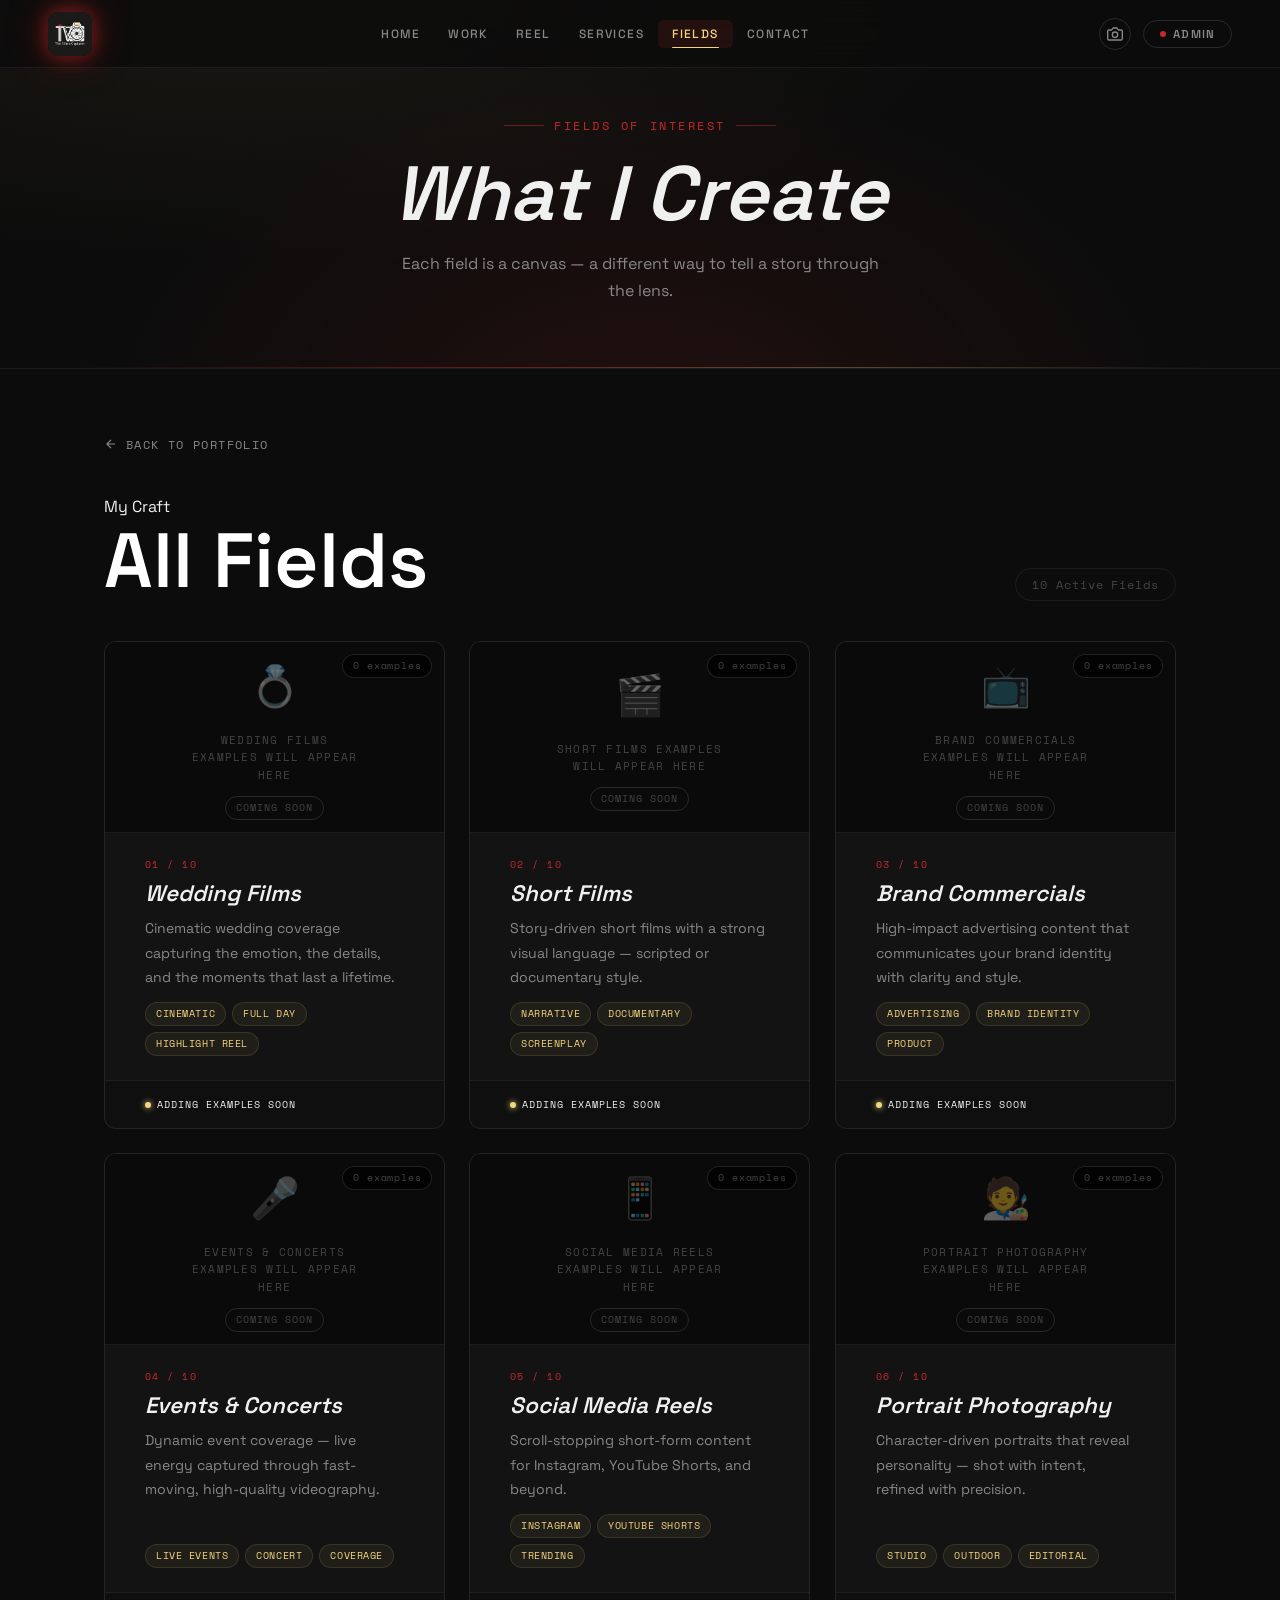
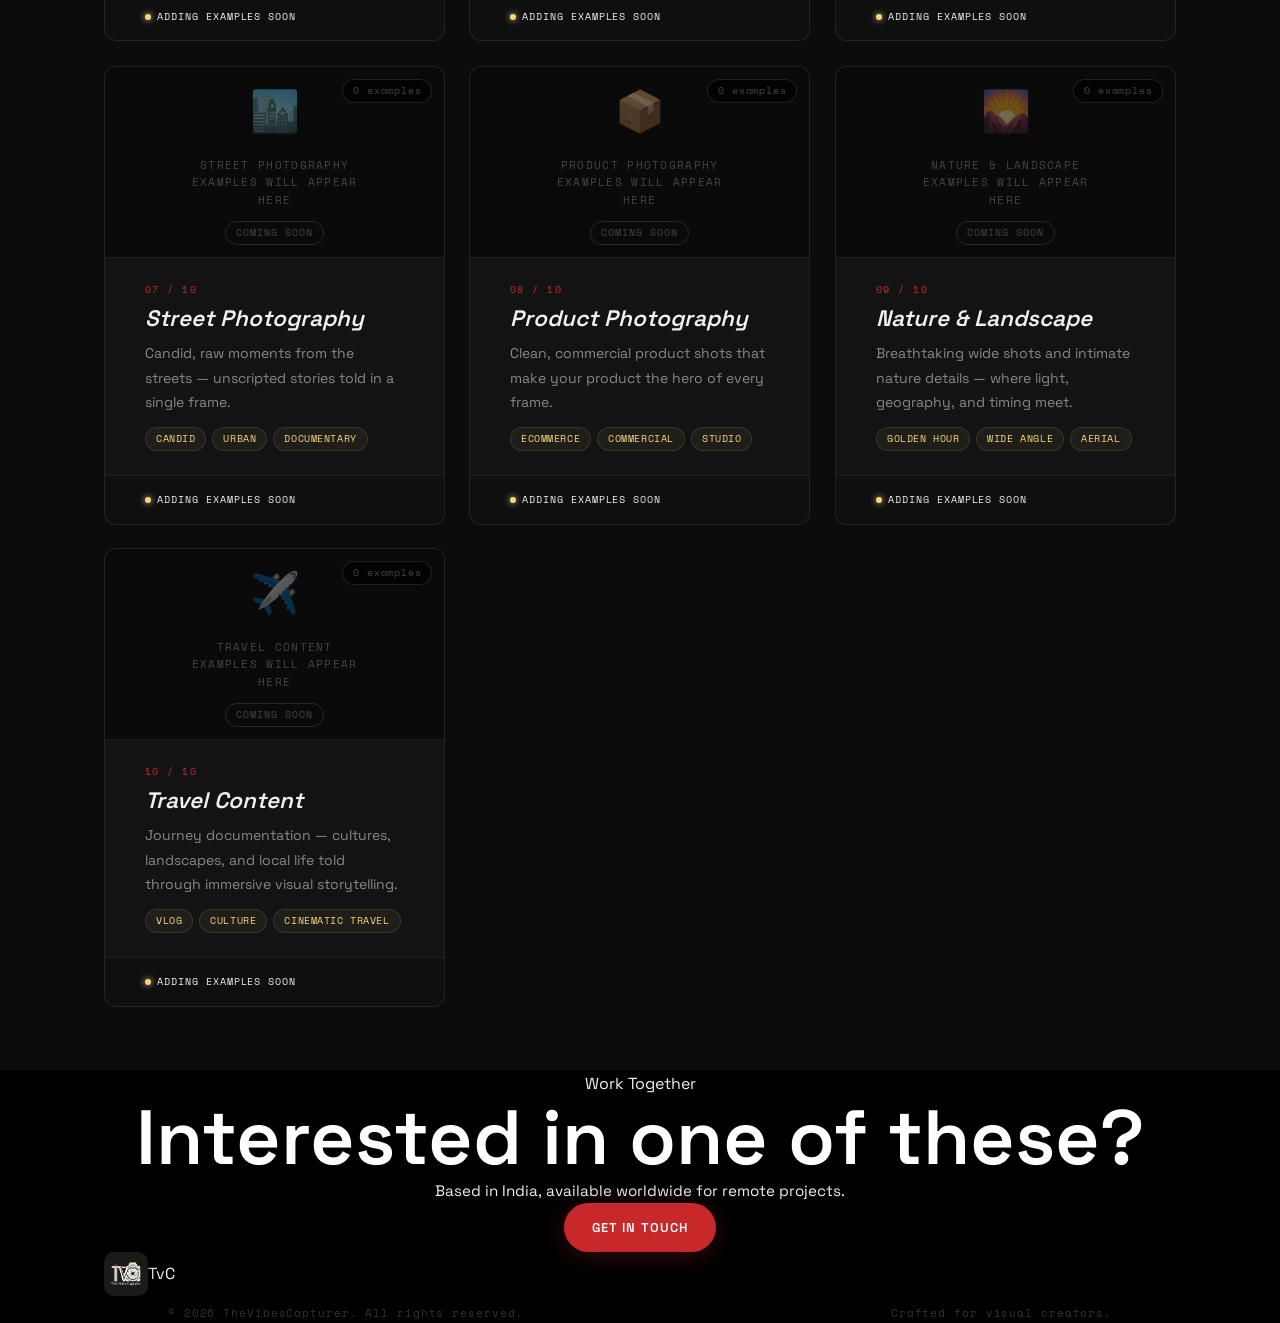
<file: fields.html>
<!DOCTYPE html>
<html lang="en">
  <head>
    <meta charset="UTF-8" />
    <meta name="viewport" content="width=device-width, initial-scale=1.0" />
    <title>Fields of Interest — TheVibesCapturer</title>
    <meta name="description" content="Explore TheVibesCapturer's fields — Wedding Films, Short Films, Brand Commercials, Events, Reels, Photography and more." />
    <link rel="preconnect" href="https://fonts.googleapis.com" />
    <link rel="preconnect" href="https://fonts.gstatic.com" crossorigin />
    <link href="https://fonts.googleapis.com/css2?family=Cormorant+Garamond:ital,wght@0,400;0,500;0,600;0,700;1,400;1,600&family=DM+Sans:wght@300;400;500;600&family=DM+Mono:wght@400;500&display=swap" rel="stylesheet" />
    <link rel="icon" type="image/png" href="assets/TvC Website Logo.png" />
    <link rel="stylesheet" href="style.css" />
    <script>
      if (localStorage.getItem('tvc_theme') === 'light') {
        document.documentElement.classList.add('light-theme');
        document.addEventListener('DOMContentLoaded', function() {
          document.body.classList.add('light-theme');
        });
      }
    </script>
  </head>
  <body>
    <!-- ═══ CURSOR ═══ -->
    <div id="cursor" aria-hidden="true">
      <div class="cursor-dot"></div>
      <div class="cursor-ring"></div>
      <div class="cursor-aperture">
        <svg width="24" height="24" viewBox="0 0 24 24" fill="none" stroke="currentColor" stroke-width="1.5">
          <circle cx="12" cy="12" r="10" />
          <path d="M14.31 8l5.74 9.94M9.69 8h11.48M7.38 12l5.74-9.94M9.69 16L3.95 6.06M14.31 16H2.83M16.62 12l-5.74 9.94" />
        </svg>
      </div>
    </div>

    <!-- ═══ LOADER ═══ -->
    <div id="loader" aria-label="Loading" role="status" style="display:none">
      <div class="loader-inner">
        <div class="loader-brand">TvC</div>
      </div>
    </div>

    <nav id="navbar" class="navbar scrolled" role="navigation" aria-label="Main navigation">
      <a href="index.html" class="nav-brand" id="nav-brand">
        <img src="assets/TvC Website Logo.png" alt="TheVibesCapturer Logo" width="56" height="56" onerror="this.src='assets/TVC_logo.jpg'" style="border-radius:10px;box-shadow:0 0 20px rgba(200,40,42,0.65), 0 0 40px rgba(200,40,42,0.35); transition: transform 0.3s;" />
      </a>

      <ul class="nav-links" id="nav-links" role="list">
        <li><a href="index.html" class="nav-link">Home</a></li>
        <li><a href="index.html#gallery" class="nav-link">Work</a></li>
        <li><a href="index.html#reel" class="nav-link">Reel</a></li>
        <li><a href="index.html#services" class="nav-link">Services</a></li>
        <li><a href="fields.html" class="nav-link nav-link--gold active">Fields</a></li>
        <li><a href="index.html#contact" class="nav-link">Contact</a></li>
      </ul>

      <div class="nav-actions">
        <!-- Camera clicker theme changer -->
        <button class="theme-btn magnetic" id="theme-btn" onclick="toggleTheme()" aria-label="Toggle Theme" title="Switch Theme">
          <svg viewBox="0 0 24 24">
            <path d="M23 19a2 2 0 0 1-2 2H3a2 2 0 0 1-2-2V8a2 2 0 0 1 2-2h4l2-3h6l2 3h4a2 2 0 0 1 2 2z"/>
            <circle cx="12" cy="13" r="4"/>
          </svg>
        </button>
        <button class="admin-btn" id="admin-btn" onclick="toggleAdmin()" aria-label="Admin"><span class="admin-dot"></span>Admin</button>
        <button class="hamburger" id="hamburger" onclick="toggleMobileNav()" aria-label="Menu" aria-expanded="false">
          <span></span><span></span>
        </button>
      </div>
    </nav>

    <!-- Mobile nav -->
    <div class="mobile-nav" id="mobile-nav" role="dialog" aria-modal="true">
      <button class="mobile-close" onclick="toggleMobileNav()" aria-label="Close">✕</button>
      <nav>
        <a href="index.html" onclick="toggleMobileNav()">Home</a>
        <a href="index.html#gallery" onclick="toggleMobileNav()">Work</a>
        <a href="index.html#reel" onclick="toggleMobileNav()">Reel</a>
        <a href="index.html#services" onclick="toggleMobileNav()">Services</a>
        <a href="fields.html">Fields</a>
        <a href="index.html#contact" onclick="toggleMobileNav()">Contact</a>
      </nav>
    </div>

    <div class="fields-hero">
      <div class="fields-hero-inner">
        <div class="fields-eyebrow">Fields of Interest</div>
        <h1>What I Create</h1>
        <p>Each field is a canvas — a different way to tell a story through the lens.</p>
      </div>
    </div>

    <section class="fields-grid-section">
      <div class="container">
        <a href="index.html" class="back-btn">
          <svg width="14" height="14" viewBox="0 0 24 24" fill="none" stroke="currentColor" stroke-width="2"><path d="M19 12H5M12 19l-7-7 7-7"/></svg>
          Back to Portfolio
        </a>
        <div class="fields-section-head">
          <div>
            <div class="section-eyebrow" style="text-align:left">My Craft</div>
            <h2 class="section-title" style="text-align:left;margin-bottom:0">All Fields</h2>
          </div>
          <div class="fields-count-badge">10 Active Fields</div>
        </div>
        <div class="fields-grid" id="fields-grid">
          <div class='field-card' data-field='wedding-films'>
            <div class='field-media'>
              <div class='field-media-placeholder'>
                <span class='placeholder-icon'>💍</span>
                <span class='placeholder-text'>Wedding Films examples will appear here</span>
                <span class='placeholder-tag'>Coming Soon</span>
              </div>
              <div class='field-example-count'>0 examples</div>
            </div>
            <div class='field-body'>
              <div class='field-number'>01 / 10</div>
              <h3 class='field-title'>Wedding Films</h3>
              <p class='field-desc'>Cinematic wedding coverage capturing the emotion, the details, and the moments that last a lifetime.</p>
              <div class='field-tags'>
              <span class='field-tag'>Cinematic</span>
              <span class='field-tag'>Full Day</span>
              <span class='field-tag'>Highlight Reel</span>
              </div>
            </div>
            <div class='field-footer'>
              <div class='field-status'>
                <div class='field-status-dot'></div>
                <span style='color:var(--clr-gold)'>Adding Examples Soon</span>
              </div>
            </div>
          </div>          <div class='field-card' data-field='short-films'>
            <div class='field-media'>
              <div class='field-media-placeholder'>
                <span class='placeholder-icon'>🎬</span>
                <span class='placeholder-text'>Short Films examples will appear here</span>
                <span class='placeholder-tag'>Coming Soon</span>
              </div>
              <div class='field-example-count'>0 examples</div>
            </div>
            <div class='field-body'>
              <div class='field-number'>02 / 10</div>
              <h3 class='field-title'>Short Films</h3>
              <p class='field-desc'>Story-driven short films with a strong visual language — scripted or documentary style.</p>
              <div class='field-tags'>
              <span class='field-tag'>Narrative</span>
              <span class='field-tag'>Documentary</span>
              <span class='field-tag'>Screenplay</span>
              </div>
            </div>
            <div class='field-footer'>
              <div class='field-status'>
                <div class='field-status-dot'></div>
                <span style='color:var(--clr-gold)'>Adding Examples Soon</span>
              </div>
            </div>
          </div>          <div class='field-card' data-field='brand-commercials'>
            <div class='field-media'>
              <div class='field-media-placeholder'>
                <span class='placeholder-icon'>📺</span>
                <span class='placeholder-text'>Brand Commercials examples will appear here</span>
                <span class='placeholder-tag'>Coming Soon</span>
              </div>
              <div class='field-example-count'>0 examples</div>
            </div>
            <div class='field-body'>
              <div class='field-number'>03 / 10</div>
              <h3 class='field-title'>Brand Commercials</h3>
              <p class='field-desc'>High-impact advertising content that communicates your brand identity with clarity and style.</p>
              <div class='field-tags'>
              <span class='field-tag'>Advertising</span>
              <span class='field-tag'>Brand Identity</span>
              <span class='field-tag'>Product</span>
              </div>
            </div>
            <div class='field-footer'>
              <div class='field-status'>
                <div class='field-status-dot'></div>
                <span style='color:var(--clr-gold)'>Adding Examples Soon</span>
              </div>
            </div>
          </div>          <div class='field-card' data-field='events-concerts'>
            <div class='field-media'>
              <div class='field-media-placeholder'>
                <span class='placeholder-icon'>🎤</span>
                <span class='placeholder-text'>Events & Concerts examples will appear here</span>
                <span class='placeholder-tag'>Coming Soon</span>
              </div>
              <div class='field-example-count'>0 examples</div>
            </div>
            <div class='field-body'>
              <div class='field-number'>04 / 10</div>
              <h3 class='field-title'>Events & Concerts</h3>
              <p class='field-desc'>Dynamic event coverage — live energy captured through fast-moving, high-quality videography.</p>
              <div class='field-tags'>
              <span class='field-tag'>Live Events</span>
              <span class='field-tag'>Concert</span>
              <span class='field-tag'>Coverage</span>
              </div>
            </div>
            <div class='field-footer'>
              <div class='field-status'>
                <div class='field-status-dot'></div>
                <span style='color:var(--clr-gold)'>Adding Examples Soon</span>
              </div>
            </div>
          </div>          <div class='field-card' data-field='social-media-reels'>
            <div class='field-media'>
              <div class='field-media-placeholder'>
                <span class='placeholder-icon'>📱</span>
                <span class='placeholder-text'>Social Media Reels examples will appear here</span>
                <span class='placeholder-tag'>Coming Soon</span>
              </div>
              <div class='field-example-count'>0 examples</div>
            </div>
            <div class='field-body'>
              <div class='field-number'>05 / 10</div>
              <h3 class='field-title'>Social Media Reels</h3>
              <p class='field-desc'>Scroll-stopping short-form content for Instagram, YouTube Shorts, and beyond.</p>
              <div class='field-tags'>
              <span class='field-tag'>Instagram</span>
              <span class='field-tag'>YouTube Shorts</span>
              <span class='field-tag'>Trending</span>
              </div>
            </div>
            <div class='field-footer'>
              <div class='field-status'>
                <div class='field-status-dot'></div>
                <span style='color:var(--clr-gold)'>Adding Examples Soon</span>
              </div>
            </div>
          </div>          <div class='field-card' data-field='portrait-photography'>
            <div class='field-media'>
              <div class='field-media-placeholder'>
                <span class='placeholder-icon'>🧑‍🎨</span>
                <span class='placeholder-text'>Portrait Photography examples will appear here</span>
                <span class='placeholder-tag'>Coming Soon</span>
              </div>
              <div class='field-example-count'>0 examples</div>
            </div>
            <div class='field-body'>
              <div class='field-number'>06 / 10</div>
              <h3 class='field-title'>Portrait Photography</h3>
              <p class='field-desc'>Character-driven portraits that reveal personality — shot with intent, refined with precision.</p>
              <div class='field-tags'>
              <span class='field-tag'>Studio</span>
              <span class='field-tag'>Outdoor</span>
              <span class='field-tag'>Editorial</span>
              </div>
            </div>
            <div class='field-footer'>
              <div class='field-status'>
                <div class='field-status-dot'></div>
                <span style='color:var(--clr-gold)'>Adding Examples Soon</span>
              </div>
            </div>
          </div>          <div class='field-card' data-field='street-photography'>
            <div class='field-media'>
              <div class='field-media-placeholder'>
                <span class='placeholder-icon'>🏙️</span>
                <span class='placeholder-text'>Street Photography examples will appear here</span>
                <span class='placeholder-tag'>Coming Soon</span>
              </div>
              <div class='field-example-count'>0 examples</div>
            </div>
            <div class='field-body'>
              <div class='field-number'>07 / 10</div>
              <h3 class='field-title'>Street Photography</h3>
              <p class='field-desc'>Candid, raw moments from the streets — unscripted stories told in a single frame.</p>
              <div class='field-tags'>
              <span class='field-tag'>Candid</span>
              <span class='field-tag'>Urban</span>
              <span class='field-tag'>Documentary</span>
              </div>
            </div>
            <div class='field-footer'>
              <div class='field-status'>
                <div class='field-status-dot'></div>
                <span style='color:var(--clr-gold)'>Adding Examples Soon</span>
              </div>
            </div>
          </div>          <div class='field-card' data-field='product-photography'>
            <div class='field-media'>
              <div class='field-media-placeholder'>
                <span class='placeholder-icon'>📦</span>
                <span class='placeholder-text'>Product Photography examples will appear here</span>
                <span class='placeholder-tag'>Coming Soon</span>
              </div>
              <div class='field-example-count'>0 examples</div>
            </div>
            <div class='field-body'>
              <div class='field-number'>08 / 10</div>
              <h3 class='field-title'>Product Photography</h3>
              <p class='field-desc'>Clean, commercial product shots that make your product the hero of every frame.</p>
              <div class='field-tags'>
              <span class='field-tag'>eCommerce</span>
              <span class='field-tag'>Commercial</span>
              <span class='field-tag'>Studio</span>
              </div>
            </div>
            <div class='field-footer'>
              <div class='field-status'>
                <div class='field-status-dot'></div>
                <span style='color:var(--clr-gold)'>Adding Examples Soon</span>
              </div>
            </div>
          </div>          <div class='field-card' data-field='nature-landscape'>
            <div class='field-media'>
              <div class='field-media-placeholder'>
                <span class='placeholder-icon'>🌄</span>
                <span class='placeholder-text'>Nature & Landscape examples will appear here</span>
                <span class='placeholder-tag'>Coming Soon</span>
              </div>
              <div class='field-example-count'>0 examples</div>
            </div>
            <div class='field-body'>
              <div class='field-number'>09 / 10</div>
              <h3 class='field-title'>Nature & Landscape</h3>
              <p class='field-desc'>Breathtaking wide shots and intimate nature details — where light, geography, and timing meet.</p>
              <div class='field-tags'>
              <span class='field-tag'>Golden Hour</span>
              <span class='field-tag'>Wide Angle</span>
              <span class='field-tag'>Aerial</span>
              </div>
            </div>
            <div class='field-footer'>
              <div class='field-status'>
                <div class='field-status-dot'></div>
                <span style='color:var(--clr-gold)'>Adding Examples Soon</span>
              </div>
            </div>
          </div>          <div class='field-card' data-field='travel-content'>
            <div class='field-media'>
              <div class='field-media-placeholder'>
                <span class='placeholder-icon'>✈️</span>
                <span class='placeholder-text'>Travel Content examples will appear here</span>
                <span class='placeholder-tag'>Coming Soon</span>
              </div>
              <div class='field-example-count'>0 examples</div>
            </div>
            <div class='field-body'>
              <div class='field-number'>10 / 10</div>
              <h3 class='field-title'>Travel Content</h3>
              <p class='field-desc'>Journey documentation — cultures, landscapes, and local life told through immersive visual storytelling.</p>
              <div class='field-tags'>
              <span class='field-tag'>Vlog</span>
              <span class='field-tag'>Culture</span>
              <span class='field-tag'>Cinematic Travel</span>
              </div>
            </div>
            <div class='field-footer'>
              <div class='field-status'>
                <div class='field-status-dot'></div>
                <span style='color:var(--clr-gold)'>Adding Examples Soon</span>
              </div>
            </div>
          </div>        </div>
      </div>
    </section>

    <section style="background:#000;padding:var(--space-xl) 0;border-top:1px solid var(--clr-border);text-align:center">
      <div class="container">
        <div class="section-eyebrow" style="display:block;text-align:center">Work Together</div>
        <h2 class="section-title" style="margin-bottom:var(--space-sm)">Interested in one of these?</h2>
        <p style="color:var(--clr-text-2);margin-bottom:var(--space-lg);font-size:.95rem">Based in India, available worldwide for remote projects.</p>
        <a href="index.html#contact" class="btn-primary" style="display:inline-flex">Get In Touch</a>
      </div>
    </section>

    <footer style="padding:var(--space-md) 0;border-top:1px solid var(--clr-border);background:#000">
      <div class="container">
        <div class="footer-center">
          <a href="index.html" class="nav-brand footer-brand-link">
            <img src="assets/TvC Website Logo.png" alt="TvC" width="30" height="30" onerror="this.src='assets/TVC_logo.jpg'" />
            <span class="brand-text">TvC</span>
          </a>
          <div class="footer-bottom" style="border:none;padding-top:0;margin-top:8px;color:rgba(255,255,255,.2);font-size:.7rem">
            <span>&#169; <span id="footer-year">2024</span> TheVibesCapturer. All rights reserved.</span>
            <span>Crafted for visual creators.</span>
          </div>
        </div>
      </div>
    </footer>

    <script>
      document.getElementById('footer-year').textContent = new Date().getFullYear();
      document.querySelectorAll('.field-card').forEach(function(card) {
        card.addEventListener('mousemove', function(e) {
          var rect = card.getBoundingClientRect();
          var dx = (e.clientX - rect.left - rect.width/2) / (rect.width/2);
          var dy = (e.clientY - rect.top - rect.height/2) / (rect.height/2);
          card.style.transform = 'perspective(1000px) rotateX('+(-dy*6)+'deg) rotateY('+(dx*6)+'deg) translateY(-8px)';
        });
        card.addEventListener('mouseleave', function() { card.style.transform = ''; });
      });
    </script>
    <script>window.studioLightsOn = true;</script>
    <script src="cinematic.js?v=4"></script>
  </body>
</html>
</file>
<file: style.css>
/* ================================================================
   TheVibesCapturer — Cinematic Portfolio
   Dark · Cinematic · Camera Aesthetic
   ================================================================ */

@import url("https://fonts.googleapis.com/css2?family=Cinzel:wght@400;500;600;700;800;900&family=Cinzel+Decorative:wght@400;700;900&family=Space+Grotesk:wght@300;400;500;600&family=Space+Mono:wght@400;700&display=swap");

/* ── Variables ─────────────────────────────────────────────── */
:root {
  --bg:        #0c0c0c;
  --bg-2:      #131313;
  --bg-card:   #181818;
  --bg-3:      #1f1f1f;
  --text:      #f0f0f0;
  --text-2:    #888;
  --text-3:    #444;
  --red:       #C8282A;
  --red-dim:   rgba(200,40,42,0.15);
  --gold:      #F5D580;
  --gold-dim:  rgba(245,213,128,0.12);
  --white:     #ffffff;
  --border:    rgba(255,255,255,0.07);
  --border-2:  rgba(255,255,255,0.12);

  --font-heading: 'Cinzel Decorative', serif;
  --font-body: 'Space Grotesk', sans-serif;
  --font-mono: 'Space Mono', monospace;
  --font-serif: 'Cinzel', serif;

  --ease:      cubic-bezier(0.23, 1, 0.32, 1);
  --ease-back: cubic-bezier(0.34, 1.56, 0.64, 1);
  --t-fast:    0.18s;
  --t-med:     0.35s;
  --t-slow:    0.7s;

  --nav-h:     68px;
  --r:         12px;
  --r-lg:      20px;
}

/* ── Light Theme Variables (Light Blue & White Aesthetic) ───── */
html.light-theme, body.light-theme {
  --bg:        #eef4fa;
  --bg-2:      #ffffff;
  --bg-card:   #f7fafd;
  --bg-3:      #e2ebf4;
  --text:      #121824;
  --text-2:    #52607a;
  --text-3:    #8ba0bd;
  --red:       #c8282a;
  --red-dim:   rgba(200,40,42,0.08);
  --gold:      #ad801d;
  --gold-dim:  rgba(173,128,29,0.12);
  --white:     #121824; /* inverted header colors */
  --border:    rgba(18,24,36,0.08);
  --border-2:  rgba(18,24,36,0.14);
}

body.light-theme .rec-indicator,
body.light-theme .timecode,
body.light-theme .scroll-hint {
  color: var(--text-2);
}

body.light-theme #hero-canvas {
  /* Removed heavy invert filter to fix lag and material rendering */
  opacity: 0.9;
}

body.light-theme .vignette {
  background: radial-gradient(ellipse at 50% 50%, transparent 40%, rgba(238, 244, 250, 0.75) 100%);
}

body.light-theme .hero-aperture {
  opacity: 0.35;
}


body.light-theme #navbar {
  background: rgba(238, 244, 250, 0.88) !important;
  border-bottom: 1px solid rgba(18, 24, 36, 0.05);
}

body.light-theme .hero-stats-bar {
  background: rgba(238, 244, 250, 0.65) !important;
  border-top: 1.5px solid rgba(200, 40, 42, 0.25);
  box-shadow: 0 -10px 40px rgba(18, 24, 36, 0.04);
}

body.light-theme .marquee-section {
  background: rgba(18, 24, 36, 0.03);
  border-bottom: 1px solid rgba(18, 24, 36, 0.05);
}

body.light-theme .marquee-track span {
  color: var(--text-2);
}

body.light-theme .title-sub {
  color: var(--text-2);
}

body.light-theme .admin-btn {
  background: var(--bg-2);
}

body.light-theme .admin-panel {
  background: var(--bg-2);
  border-left: 1px solid var(--border);
  box-shadow: -10px 0 40px rgba(18, 24, 36, 0.05);
}

body.light-theme .service-card {
  background:rgba(247, 250, 253, 0.65);
  border-color:rgba(18,24,36,0.06);
}
body.light-theme .service-card:hover {
  background:rgba(255, 255, 255, 0.85);
  border-color:rgba(200,40,42,0.2);
  box-shadow:0 20px 60px rgba(18,24,36,0.08), 0 0 40px rgba(200,40,42,0.04);
}
body.light-theme .service-card::after {
  background:linear-gradient(90deg, transparent 0%, rgba(18,24,36,0.04) 30%, rgba(18,24,36,0.06) 50%, rgba(18,24,36,0.04) 70%, transparent 100%);
}

body.light-theme .gear-card {
  background:rgba(247, 250, 253, 0.6);
  border-color:rgba(18,24,36,0.06);
}
body.light-theme .gear-card:hover {
  background:rgba(255, 255, 255, 0.85);
  border-color:rgba(200,40,42,0.2);
  box-shadow:0 20px 50px rgba(18,24,36,0.08), 0 0 30px rgba(200,40,42,0.04);
}

body.light-theme .contact-form {
  background:rgba(247, 250, 253, 0.6);
  border-color:rgba(18,24,36,0.06);
  box-shadow:0 16px 48px rgba(18,24,36,0.06);
}

body.light-theme .toolkit-chip {
  background:rgba(247, 250, 253, 0.6);
  border-color:rgba(18,24,36,0.08);
}
body.light-theme .toolkit-chip:hover {
  background:rgba(200,40,42,0.06);
}

body.light-theme .film-strip-divider {
  background:var(--bg-2);
}
body.light-theme .film-perf::before {
  border-color:rgba(18,24,36,0.08);
  background:rgba(18,24,36,0.02);
}


/* ── Reset ─────────────────────────────────────────────────── */
*, *::before, *::after { margin:0; padding:0; box-sizing:border-box; }
html {
  box-sizing: border-box;
  scroll-behavior: smooth;
}
html { font-size:16px; scroll-behavior:smooth; }
body {
  font-family: var(--font-body);
  background: var(--bg);
  color: var(--text);
  line-height: 1.65;
  overflow-x: hidden;
  -webkit-font-smoothing: antialiased;
  -moz-osx-font-smoothing: grayscale;
  cursor: none; /* custom cursor */
}
body.loading { overflow: hidden; }
img, video { max-width:100%; display:block; }
a { text-decoration:none; color:inherit; }
button { cursor:none; border:none; background:none; font-family:var(--font-body); }
input, select, textarea { font-family:var(--font-body); }

/* ── Scrollbar ─────────────────────────────────────────────── */
::-webkit-scrollbar { width:4px; }
::-webkit-scrollbar-track { background:var(--bg); }
::-webkit-scrollbar-thumb { background:var(--red); border-radius:2px; }

/* ================================================================
   CUSTOM CURSOR (High Performance, Smooth & High Contrast)
================================================================ */
#cursor { 
  position: fixed; top: 0; left: 0; 
  z-index: 999999999 !important; 
  pointer-events: none !important; 
  mix-blend-mode: normal !important;
  will-change: transform;
}

.cursor-dot {
  position: absolute; top: 0; left: 0;
  width: 8px; height: 8px;
  background: var(--red);
  border: 1.5px solid #ffffff;
  border-radius: 50%;
  transform: translate3d(var(--cx, -300px), var(--cy, -300px), 0) translate(-50%,-50%);
  transition: width var(--t-fast), height var(--t-fast), background var(--t-fast), opacity var(--t-fast);
  box-shadow: 0 0 10px rgba(200, 40, 42, 0.9), 0 0 4px rgba(255, 255, 255, 0.9);
  pointer-events: none !important;
}
.cursor-ring {
  position: absolute; top: 0; left: 0;
  width: 38px; height: 38px;
  border: 1.5px solid rgba(255, 255, 255, 0.75);
  border-radius: 50%;
  transform: translate3d(var(--rx, -300px), var(--ry, -300px), 0) translate(-50%,-50%);
  transition: width 0.25s var(--ease), height 0.25s var(--ease), border-color 0.25s;
  box-shadow: 0 0 12px rgba(0, 0, 0, 0.6);
  pointer-events: none !important;
}
.cursor-aperture {
  position: absolute; top: 0; left: 0;
  color: var(--white);
  transform: translate3d(var(--rx, -300px), var(--ry, -300px), 0) translate(-50%,-50%) scale(0);
  transition: transform 0.25s var(--ease-back), opacity 0.25s var(--ease);
  opacity: 0;
  pointer-events: none !important;
}
.cursor-trail {
  pointer-events: none !important;
  will-change: transform;
}
body.cursor-hover .cursor-dot { width: 0; height: 0; opacity: 0; }
body.cursor-hover .cursor-ring { width: 64px; height: 64px; border-color: var(--red); box-shadow: 0 0 20px rgba(200, 40, 42, 0.6); }
body.cursor-hover .cursor-aperture { transform: translate3d(var(--rx, -300px), var(--ry, -300px), 0) translate(-50%,-50%) scale(1); opacity: 1; }

/* ================================================================
   LOADER
================================================================ */
#loader {
  position:fixed; inset:0; z-index:99998;
  background:var(--bg);
  display:flex; align-items:center; justify-content:center;
  transition:opacity 0.8s var(--ease), visibility 0.8s;
}
#loader.done { opacity:0; visibility:hidden; pointer-events:none; }

.loader-inner { text-align:center; display:flex; flex-direction:column; align-items:center; gap:20px; }

.loader-aperture .loader-blades {
  transform-origin:100px 100px;
  animation:apertureSpin 2s linear infinite;
}

.loader-brand {
  font-family:var(--font-display);
  font-size:3rem;
  font-weight:600;
  font-style:italic;
  color:var(--white);
  letter-spacing:0.05em;
}

.loader-bar-wrap {
  width:200px; height:1px;
  background:rgba(255,255,255,0.1);
  border-radius:1px;
  overflow:hidden;
}
.loader-bar {
  height:100%;
  width:0%;
  background:linear-gradient(90deg, var(--red), var(--gold));
  border-radius:1px;
  transition:width 0.1s linear;
}

.loader-percent {
  font-family:var(--font-mono);
  font-size:0.75rem;
  color:var(--text-2);
  letter-spacing:0.15em;
}

@keyframes apertureSpin { to { transform:rotate(360deg); } }

/* ================================================================
   NAVBAR — Always Visible, Dark Glass
================================================================ */
.navbar {
  position:fixed;
  top:0; left:0; right:0;
  z-index:1000;
  height:var(--nav-h);
  display:flex;
  align-items:center;
  justify-content:space-between;
  padding:0 clamp(1.5rem, 4vw, 3rem);
  background:rgba(12,12,12,0.85);
  backdrop-filter:blur(20px) saturate(180%);
  -webkit-backdrop-filter:blur(20px) saturate(180%);
  border-bottom:1px solid var(--border);
  transition:background var(--t-med);
}

/* nav brand */
.nav-brand {
  display:flex; align-items:center;
  text-decoration:none;
  flex-shrink:0;
  transition:transform 0.3s var(--ease);
}
.nav-brand:hover {
  transform:scale(1.05);
}
.nav-brand img {
  width:44px;
  height:44px;
  object-fit:contain;
  border-radius:10px;
  filter:drop-shadow(0 2px 6px rgba(0,0,0,0.35));
  transition:filter 0.3s var(--ease);
}
.nav-brand:hover img {
  filter:drop-shadow(0 4px 12px rgba(200,40,42,0.5));
}

/* nav links */
.nav-links {
  display:flex; align-items:center; gap:0;
  list-style:none;
}
.nav-link {
  font-size:0.75rem;
  font-weight:500;
  letter-spacing:0.12em;
  text-transform:uppercase;
  color:var(--text-2);
  padding:6px 14px;
  border-radius:6px;
  position:relative;
  transition:color var(--t-fast), background var(--t-fast);
}
.nav-link:hover {
  color:var(--white);
  background:rgba(255,255,255,0.07);
}
.nav-link.active {
  color:var(--white);
  background:rgba(200,40,42,0.12);
}
.nav-link::after {
  content:'';
  position:absolute;
  bottom:0; left:14px; right:14px;
  height:1.5px;
  background:var(--red);
  transform:scaleX(0);
  transform-origin:center;
  transition:transform var(--t-med) var(--ease);
  border-radius:2px;
}
.nav-link:hover::after { transform:scaleX(1); }
.nav-link.active::after { transform:scaleX(1); }
.nav-link--gold { color:var(--gold) !important; }
.nav-link--gold::after { background:var(--gold); }

/* nav actions */
.nav-actions { display:flex; align-items:center; gap:12px; }

.admin-btn {
  display:flex; align-items:center; gap:7px;
  font-size:0.72rem;
  font-weight:600;
  letter-spacing:0.1em;
  text-transform:uppercase;
  color:var(--text-2);
  border:1px solid var(--border-2);
  border-radius:100px;
  padding:6px 16px;
  transition:all var(--t-fast);
}
.admin-btn:hover { color:var(--red); border-color:var(--red); }
.admin-dot {
  width:6px; height:6px;
  background:var(--red);
  border-radius:50%;
  animation:redPulse 2s ease-in-out infinite;
}

/* Theme Toggle (Camera Shutter Shorthand) */
.theme-btn {
  display:inline-flex; align-items:center; justify-content:center;
  width:32px; height:32px;
  border-radius:50%;
  border:1px solid var(--border-2);
  color:var(--text-2);
  transition:all var(--t-fast);
  background:transparent;
  padding:0;
}
.theme-btn:hover {
  color:var(--red);
  border-color:var(--red);
  transform:scale(1.1) rotate(45deg);
  box-shadow:0 0 10px rgba(200,40,42,0.3);
}
.theme-btn svg {
  width:16px; height:16px;
  fill:none;
  stroke:currentColor;
  stroke-width:2;
  stroke-linecap:round;
  stroke-linejoin:round;
}


.hamburger {
  display:none;
  flex-direction:column; gap:5px;
  padding:8px;
}
.hamburger span {
  display:block; width:22px; height:1.5px;
  background:var(--text);
  transition:all var(--t-med);
}

/* Mobile nav */
.mobile-nav {
  position:fixed; inset:0;
  z-index:999;
  background:rgba(12,12,12,0.98);
  backdrop-filter:blur(30px);
  display:flex; flex-direction:column; align-items:center; justify-content:center;
  gap:2rem;
  opacity:0; visibility:hidden;
  transition:opacity var(--t-med), visibility var(--t-med);
}
.mobile-nav.open { opacity:1; visibility:visible; }
.mobile-nav a {
  font-family:var(--font-display);
  font-size:3rem;
  font-weight:400;
  font-style:italic;
  color:var(--text-2);
  transition:color var(--t-fast);
}
.mobile-nav a:hover { color:var(--white); }
.mobile-close {
  position:absolute; top:1.5rem; right:2rem;
  font-size:1.5rem; color:var(--text-2);
  transition:color var(--t-fast);
}
.mobile-close:hover { color:var(--red); }

/* ================================================================
   HERO — Full Viewport, Stats in flow at bottom
================================================================ */
.hero {
  position:relative;
  width:100%; height:100vh;
  min-height:640px;
  display:flex;
  flex-direction:column;
  justify-content:flex-start;
  align-items:stretch;
  overflow:hidden;
  background:var(--bg);
}

/* 3D canvas */
#hero-canvas {
  position:absolute; inset:0;
  width:100%; height:100%;
  z-index:0;
}

/* Film grain */
.grain {
  position:absolute; inset:0;
  z-index:1; pointer-events:none;
  opacity:0.04; mix-blend-mode:overlay;
  width:100%; height:100%;
}

/* Vignette */
.vignette {
  position:absolute; inset:0; z-index:2; pointer-events:none;
  background:radial-gradient(ellipse at 50% 50%, transparent 40%, rgba(0,0,0,0.7) 100%);
}

/* Aperture decoration */
.hero-aperture {
  position:absolute;
  right:-5vw; top:50%;
  transform:translateY(-50%);
  width:min(55vw,600px); height:min(55vw,600px);
  z-index:1; pointer-events:none;
}
.ap-ring { position:absolute; border-radius:50%; border:1px solid var(--border); }
.ap-ring-1 { inset:0; animation:apSpin 30s linear infinite; }
.ap-ring-2 { inset:15%; border-color:var(--red-dim); animation:apSpin 20s linear infinite reverse; }
.ap-ring-3 { inset:30%; border-color:var(--gold-dim); animation:apSpin 15s linear infinite; }
.ap-blades { position:absolute; inset:0; animation:apSpin 10s linear infinite; }
.ap-blade {
  position:absolute; top:50%; left:50%;
  width:50%; height:1px;
  background:linear-gradient(90deg,rgba(255,255,255,0.05),transparent);
  transform-origin:0 0;
}
.ap-blade:nth-child(1) { transform:rotate(0deg); }
.ap-blade:nth-child(2) { transform:rotate(60deg); }
.ap-blade:nth-child(3) { transform:rotate(120deg); }
.ap-blade:nth-child(4) { transform:rotate(180deg); }
.ap-blade:nth-child(5) { transform:rotate(240deg); }
.ap-blade:nth-child(6) { transform:rotate(300deg); }
.ap-center {
  position:absolute; top:50%; left:50%;
  transform:translate(-50%,-50%);
  width:12px; height:12px;
  background:var(--red); border-radius:50%;
  box-shadow:0 0 30px var(--red),0 0 60px rgba(200,40,42,0.3);
  animation:redPulse 2s ease-in-out infinite;
}
@keyframes apSpin { to { transform:rotate(360deg); } }

/* REC indicator */
.rec-indicator {
  position:absolute; top:calc(var(--nav-h) + 1.5rem); left:2rem;
  z-index:5;
  display:flex; align-items:center; gap:8px;
  font-family:var(--font-mono); font-size:0.65rem;
  color:var(--text-3); letter-spacing:0.15em;
}
.rec-dot {
  width:8px; height:8px; background:var(--red); border-radius:50%;
  box-shadow:0 0 8px var(--red); animation:redPulse 1.5s ease-in-out infinite;
}
.rec-text { color:var(--red); font-weight:700; }
.rec-res  { color:var(--text-3); }

/* Timecode */
.timecode {
  position:absolute; bottom:96px; right:2rem;
  z-index:6;
  font-family:var(--font-mono); font-size:0.6rem;
  color:var(--text-3); letter-spacing:0.1em;
}

/* Hero content — takes all space, vertically centered */
.hero-content {
  position:relative;
  z-index:5;
  flex:1;
  display:flex; flex-direction:column; justify-content:center;
  padding:calc(var(--nav-h) + 1rem) clamp(1.5rem,6vw,6rem) 1rem;
  width:100%; max-width:1200px;
}

.hero-content--centered {
  align-items: center;
  text-align: center;
  margin: 0 auto;
}

.hero-label {
  display:flex; align-items:center; justify-content:center; gap:1rem;
  font-family:var(--font-mono);
  font-size:0.68rem;
  letter-spacing:0.2em;
  text-transform:uppercase;
  color:var(--text-2);
  margin-bottom:1.5rem;
  opacity:1; 
}
.hl-line {
  display:block;
  flex:1; max-width:60px; height:1px;
  background:var(--red);
  opacity:0.5;
}

.hero-title {
  display:block;
  font-family:var(--font-heading);
  font-size:clamp(2.5rem, 7vw, 6.5rem);
  font-weight:400;
  line-height:1.05;
  color:var(--white);
  margin-bottom:0.5rem;
}

.hero-subtitle {
  display:block;
  font-family:var(--font-serif);
  font-size:clamp(1.5rem, 3.8vw, 3.8rem);
  font-style: italic;
  font-weight:300;
  color:var(--text-2);
  margin-top:0.4rem;
  margin-bottom: 2rem;
}

.hero-tagline {
  font-family:var(--font-mono);
  font-size: 0.75rem;
  letter-spacing: 0.3em;
  color: var(--gold);
  margin-bottom: 3rem;
  text-transform: uppercase;
}

/* Character split (JS adds these) */
.char {
  display:inline-block;
  overflow:hidden;
}

.hero-tagline {
  font-family:var(--font-mono);
  font-size:0.8rem;
  letter-spacing:0.2em;
  text-transform:uppercase;
  color:var(--gold);
  margin:1.5rem 0 2.5rem;
  opacity:0;
}

/* CTA buttons */
.hero-cta {
  display:flex; align-items:center; gap:1rem;
  flex-wrap:wrap;
  opacity:0;
}

.btn-primary {
  display:inline-flex; align-items:center; gap:10px;
  padding:14px 28px;
  background:var(--red);
  color:#ffffff !important;
  border-radius:100px;
  font-size:0.8rem;
  font-weight:600;
  letter-spacing:0.08em;
  text-transform:uppercase;
  transition:background var(--t-fast), transform var(--t-med) var(--ease), box-shadow var(--t-med);
  box-shadow:0 4px 24px rgba(200,40,42,0.25);
}
.btn-primary:hover {
  background:#e03030;
  transform:translateY(-3px);
  box-shadow:0 12px 32px rgba(200,40,42,0.4);
}

.btn-ghost {
  display:inline-flex; align-items:center; gap:10px;
  padding:13px 28px;
  border:1px solid var(--border-2);
  color:var(--text);
  border-radius:100px;
  font-size:0.8rem;
  font-weight:500;
  letter-spacing:0.08em;
  text-transform:uppercase;
  transition:all var(--t-med) var(--ease);
}
.btn-ghost:hover { border-color:var(--text); color:var(--text); transform:translateY(-2px); }

/* Hero stats bar — below the marquee */
.hero-stats-bar {
  position:relative;
  z-index:5;
  display:flex; align-items:center; justify-content:center;
  height:160px;
  flex-shrink:0;
  padding:0 clamp(1.5rem, 6vw, 6rem);
  background:var(--bg-2);
  border-top:1.5px solid rgba(200, 40, 42, 0.35);
  border-bottom:1.5px solid var(--border);
  box-shadow: 0 10px 30px rgba(0,0,0,0.15);
  gap:clamp(2rem, 5.5vw, 6rem);
  opacity:1;
  transition:border-color 0.3s ease, background 0.3s ease;
}
.hero-stats-bar:hover {
  border-top-color:rgba(245, 213, 128, 0.55);
}
.hstat {
  display:flex; flex-direction:column; gap:4px;
  padding:0;
  transition:transform 0.3s var(--ease);
}
.hstat:hover {
  transform:translateY(-8px) scale(1.05);
}
/* Number + unit on the SAME line */
.hstat-top {
  display:flex; align-items:baseline; gap:2px; line-height:1;
}
.hstat-num {
  font-family:var(--font-display);
  font-size:4.5rem;
  font-weight:600;
  font-style:italic;
  color:var(--white);
  line-height:1;
  transition:color 0.3s ease, text-shadow 0.3s ease;
}
.hstat-unit {
  font-family:var(--font-display);
  font-size:3rem;
  color:var(--red);
  font-style:italic;
  line-height:1;
}
.hstat-label {
  font-family:var(--font-mono);
  font-size:0.9rem;
  letter-spacing:0.18em;
  text-transform:uppercase;
  color:var(--text);
  opacity:0.85;
  margin-top:2px;
  transition:color 0.3s ease, opacity 0.3s ease;
}
.hstat-divider {
  width:1.5px; height:64px;
  background:var(--border-2);
  margin:0;
  flex-shrink:0;
}
.hstat:hover .hstat-num {
  color:var(--gold);
  text-shadow:0 0 15px rgba(245, 213, 128, 0.4);
}
.hstat:hover .hstat-label {
  color:var(--white);
  opacity:1;
}
.hstat--fields:hover .hstat-num {
  color:var(--gold);
}

/* Scroll hint */
.scroll-hint {
  position:absolute; bottom:1.5rem; left:50%;
  transform:translateX(-50%);
  z-index:5;
  display:flex; flex-direction:column; align-items:center; gap:8px;
  font-family:var(--font-mono);
  font-size:0.55rem;
  letter-spacing:0.2em;
  text-transform:uppercase;
  color:var(--text-3);
  opacity:0;
}
.scroll-line {
  width:1px; height:40px;
  background:var(--border);
  overflow:hidden;
}
.scroll-line-inner {
  width:100%; height:100%;
  background:var(--red);
  transform:translateY(-100%);
  animation:scrollAnim 2s ease-in-out infinite 1s;
}
@keyframes scrollAnim {
  0%   { transform:translateY(-100%); }
  50%  { transform:translateY(0); }
  100% { transform: translateY(0); opacity: 1; }
}

/* ═══════════════════════════════════════════════════════════
   CINEMATIC HUD & FILM GRAIN
   ═══════════════════════════════════════════════════════════ */
.film-grain {
  position: fixed;
  inset: -100%;
  width: 300%;
  height: 300%;
  pointer-events: none;
  z-index: 9999;
  background-image: url("data:image/svg+xml,%3Csvg viewBox='0 0 200 200' xmlns='http://www.w3.org/2000/svg'%3E%3Cfilter id='noiseFilter'%3E%3CfeTurbulence type='fractalNoise' baseFrequency='0.85' numOctaves='3' stitchTiles='stitch'/%3E%3C/filter%3E%3Crect width='100%25' height='100%25' filter='url(%23noiseFilter)'/%3E%3C/svg%3E");
  opacity: 0.04;
  mix-blend-mode: overlay;
  animation: grainNoise 8s steps(10) infinite;
}
@keyframes grainNoise {
  0%, 100% { transform: translate(0, 0); }
  10% { transform: translate(-5%, -10%); }
  20% { transform: translate(-15%, 5%); }
  30% { transform: translate(7%, -25%); }
  40% { transform: translate(-5%, 25%); }
  50% { transform: translate(-15%, 10%); }
  60% { transform: translate(15%, 0%); }
  70% { transform: translate(0%, 15%); }
  80% { transform: translate(3%, 35%); }
  90% { transform: translate(-10%, 10%); }
}

.safe-guides {
  position: fixed;
  inset: 5%;
  pointer-events: none;
  z-index: 900;
  border: 1px solid rgba(255, 255, 255, 0.03);
}
.safe-guides::before, .safe-guides::after {
  content: '';
  position: absolute;
  background: rgba(255, 255, 255, 0.03);
}
.safe-guides::before { top: 0; bottom: 0; left: 50%; width: 1px; }
.safe-guides::after { left: 0; right: 0; top: 50%; height: 1px; }

.cinematic-hud {
  position: fixed;
  inset: 2rem;
  pointer-events: none;
  z-index: 901;
  font-family: var(--font-mono);
  font-size: 0.65rem;
  letter-spacing: 0.15em;
  color: rgba(255, 255, 255, 0.4);
  text-transform: uppercase;
}
.hud-top-left { position: absolute; top: 0; left: 0; display: flex; align-items: center; gap: 0.5rem; }
.hud-top-right { position: absolute; top: 0; right: 0; }
.hud-bottom-left { position: absolute; bottom: 0; left: 0; }
.hud-bottom-right { position: absolute; bottom: 0; right: 0; }

.rec-dot {
  width: 8px; height: 8px;
  background-color: var(--red);
  border-radius: 50%;
  display: inline-block;
  animation: recFlash 2s infinite;
  box-shadow: 0 0 8px rgba(200,40,42,0.8);
}
@keyframes recFlash {
  0%, 49% { opacity: 1; }
  50%, 100% { opacity: 0.2; }
}
.hud-sep { color: rgba(255,255,255,0.15); margin: 0 0.5rem; }

html.light-theme .film-grain { opacity: 0.03; mix-blend-mode: multiply; }
html.light-theme .safe-guides { border-color: rgba(0,0,0,0.03); }
html.light-theme .safe-guides::before, html.light-theme .safe-guides::after { background: rgba(0,0,0,0.03); }
html.light-theme .cinematic-hud { color: rgba(0,0,0,0.4); }
/* ================================================================
   ABOUT ME (STORYTELLING SCENES)
   ================================================================ */
.script-scenes {
  display: flex;
  flex-direction: column;
  gap: 3rem;
  max-width: 800px;
  margin: 0 auto;
  border-left: 2px solid rgba(200, 40, 42, 0.3);
  padding-left: 2rem;
  position: relative;
}
.script-scene {
  position: relative;
}
.script-scene::before {
  content: '';
  position: absolute;
  left: -33px;
  top: 6px;
  width: 12px;
  height: 12px;
  background: var(--bg-1);
  border: 2px solid var(--red);
  border-radius: 50%;
  box-shadow: 0 0 10px rgba(200, 40, 42, 0.5);
}
.scene-heading {
  font-family: var(--font-mono);
  font-size: 0.85rem;
  color: var(--red);
  letter-spacing: 0.2em;
  text-transform: uppercase;
  margin-bottom: 1rem;
}
.scene-action {
  font-family: var(--font-serif);
  font-size: 1.5rem;
  line-height: 1.6;
  color: var(--text-1);
  font-style: italic;
}

/* ================================================================
   MARQUEE
================================================================ */
.marquee-section {
  position:relative; z-index:10;
  border-top:1px solid var(--border);
  border-bottom:1px solid var(--border);
  background:var(--bg-2);
  overflow:hidden;
  padding:1.2rem 0;
}
.marquee-track {
  display:flex; align-items:center; gap:2rem;
  width:max-content;
  animation:marquee 30s linear infinite;
  font-family:var(--font-mono);
  font-size:0.65rem;
  letter-spacing:0.15em;
  text-transform:uppercase;
  color:var(--text-2);
  white-space:nowrap;
}
.marquee-section:hover .marquee-track { animation-play-state:paused; }
.marquee-dot { color:var(--red); font-size:0.4rem; }
@keyframes marquee { from{transform:translateX(0)} to{transform:translateX(-50%)} }

/* ================================================================
   SECTIONS — Common
================================================================ */
.section {
  padding:clamp(5rem, 10vw, 9rem) 0;
  position:relative;
}

.container {
  width:100%;
  max-width:1200px;
  margin:0 auto;
  padding:0 clamp(1.5rem, 5vw, 4rem);
}

/* Section head */
.section-head {
  margin-bottom:4rem;
}
.section-tag {
  font-family:var(--font-mono);
  font-size:0.65rem;
  letter-spacing:0.2em;
  text-transform:uppercase;
  color:var(--red);
  margin-bottom:1rem;
}
.section-title {
  font-family:var(--font-display);
  font-size:clamp(2.5rem, 6vw, 5rem);
  font-weight:600;
  line-height:1.05;
  color:var(--white);
  margin-bottom:1.2rem;
}
.section-title em { color:var(--text-2); }
.section-sub {
  font-size:0.95rem;
  color:var(--text-2);
  max-width:480px;
  line-height:1.75;
}

/* Scroll reveal */
[data-reveal] {
  opacity:0;
  transform:translateY(30px);
  transition:opacity 0.8s var(--ease), transform 0.8s var(--ease);
}
[data-reveal].revealed {
  opacity:1;
  transform:none;
}

/* ================================================================
   GALLERY — Cinematic Premium Showcase
================================================================ */
.gallery-section {
  background: var(--bg);
  padding-bottom: 6rem;
  position: relative;
}

/* Glowing spotlight under the section title */
.gallery-section::before {
  content: '';
  position: absolute;
  top: 0; left: 50%;
  transform: translateX(-50%);
  width: 600px;
  height: 3px;
  background: linear-gradient(90deg, transparent, var(--red), transparent);
  opacity: 0.7;
}

.gallery-filters {
  display: flex; align-items: center; gap: 10px;
  flex-wrap: wrap;
  margin-bottom: 3rem;
  padding: 1rem 1.25rem;
  background: rgba(255,255,255,0.02);
  border: 1px solid var(--border);
  border-radius: var(--r);
  backdrop-filter: blur(8px);
}

.gallery-filters-label {
  font-family: var(--font-mono);
  font-size: 0.6rem;
  letter-spacing: 0.15em;
  color: var(--text-3);
  text-transform: uppercase;
  margin-right: 4px;
}

.filter-pill {
  padding: 9px 22px;
  border-radius: 100px;
  font-size: 0.72rem;
  font-weight: 600;
  letter-spacing: 0.1em;
  text-transform: uppercase;
  color: var(--text-2);
  border: 1px solid var(--border);
  background: transparent;
  transition: all 0.2s var(--ease);
  cursor: none;
  white-space: nowrap;
}
.filter-pill:hover { 
  color: var(--white); 
  border-color: rgba(200,40,42,0.4); 
  background: rgba(200,40,42,0.08);
}
.filter-pill.active { 
  background: var(--red); 
  color: var(--white); 
  border-color: var(--red); 
  box-shadow: 0 4px 20px rgba(200,40,42,0.35);
}

/* === GALLERY GRID — Masonry-inspired columns === */
.gallery-grid {
  display: grid;
  grid-template-columns: repeat(3, 1fr);
  gap: 16px;
  grid-auto-rows: auto;
}

/* Large featured item — first one or every 7th */
.gallery-item--featured {
  grid-column: span 2;
}

.gallery-item--featured .gallery-media-wrapper {
  aspect-ratio: 16/7;
}

.gallery-item {
  border-radius: 14px;
  overflow: hidden;
  position: relative;
  cursor: pointer;
  background: var(--bg-card);
  border: 1px solid var(--border);
  display: flex;
  flex-direction: column;
  transition: transform 0.4s var(--ease), border-color 0.4s, box-shadow 0.4s;
  box-shadow: 0 8px 30px rgba(0,0,0,0.4);
}

.gallery-item:hover {
  transform: translateY(-8px) scale(1.01);
  border-color: rgba(200, 40, 42, 0.5);
  box-shadow: 
    0 25px 60px rgba(0,0,0,0.7), 
    0 0 30px rgba(200,40,42,0.2),
    inset 0 0 0 1px rgba(200,40,42,0.2);
}

.gallery-media-wrapper {
  position: relative;
  width: 100%;
  aspect-ratio: 4/3;
  overflow: hidden;
  background: #060606;
}

/* VIDEO gets a 16:9 aspect ratio */
.gallery-item--video .gallery-media-wrapper,
.gallery-item--link .gallery-media-wrapper {
  aspect-ratio: 16/9;
}

.gallery-item img, .gallery-item video {
  width: 100%;
  height: 100%;
  object-fit: cover;
  transition: transform 0.5s var(--ease);
  will-change: transform;
}

.gallery-item:hover .gallery-media-wrapper img,
.gallery-item:hover .gallery-media-wrapper video {
  transform: scale(1.07);
}

/* Play button for videos/links on hover */
.gallery-play-btn {
  position: absolute;
  top: 50%; left: 50%;
  transform: translate(-50%, -50%) scale(0.8);
  width: 60px; height: 60px;
  background: rgba(200,40,42,0.9);
  border-radius: 50%;
  display: flex; align-items: center; justify-content: center;
  opacity: 0;
  transition: all 0.3s var(--ease);
  z-index: 5;
  box-shadow: 0 0 0 8px rgba(200,40,42,0.15);
}

.gallery-play-btn svg {
  width: 22px; height: 22px;
  fill: white;
  margin-left: 3px;
}

.gallery-item--video:hover .gallery-play-btn,
.gallery-item--link:hover .gallery-play-btn {
  opacity: 1;
  transform: translate(-50%, -50%) scale(1);
}

/* Cinematic scan-line effect on image hover */
.gallery-media-wrapper::after {
  content: '';
  position: absolute;
  inset: 0;
  background: repeating-linear-gradient(
    0deg,
    transparent,
    transparent 2px,
    rgba(0,0,0,0.03) 2px,
    rgba(0,0,0,0.03) 4px
  );
  pointer-events: none;
  opacity: 0;
  transition: opacity 0.3s;
  z-index: 3;
}
.gallery-item:hover .gallery-media-wrapper::after { opacity: 1; }

/* Badges on Media Card */
.media-badge-container {
  position: absolute;
  top: 12px;
  left: 12px;
  right: 12px;
  display: flex;
  align-items: center;
  justify-content: space-between;
  z-index: 6;
  pointer-events: none;
}
.media-type-badge {
  background: rgba(10, 10, 10, 0.82);
  backdrop-filter: blur(10px);
  -webkit-backdrop-filter: blur(10px);
  border: 1px solid rgba(255,255,255,0.15);
  color: #fff;
  font-family: var(--font-mono);
  font-size: 0.62rem;
  font-weight: 600;
  padding: 5px 11px;
  border-radius: 99px;
  letter-spacing: 0.08em;
  text-transform: uppercase;
  display: inline-flex;
  align-items: center;
  gap: 5px;
  box-shadow: 0 4px 12px rgba(0,0,0,0.5);
}
.media-folder-badge {
  background: rgba(200, 40, 42, 0.82);
  backdrop-filter: blur(10px);
  -webkit-backdrop-filter: blur(10px);
  border: 1px solid rgba(255,255,255,0.2);
  color: #fff;
  font-family: var(--font-mono);
  font-size: 0.62rem;
  font-weight: 700;
  padding: 5px 11px;
  border-radius: 99px;
  letter-spacing: 0.08em;
  text-transform: uppercase;
  display: inline-flex;
  align-items: center;
  gap: 5px;
  box-shadow: 0 4px 12px rgba(0,0,0,0.5);
  max-width: 140px;
  overflow: hidden;
  text-overflow: ellipsis;
  white-space: nowrap;
}

/* NEW badge for recent uploads */
.media-new-badge {
  position: absolute;
  top: 0; right: 0;
  background: linear-gradient(135deg, #F5D580, #c8882a);
  color: #000;
  font-family: var(--font-mono);
  font-size: 0.55rem;
  font-weight: 900;
  padding: 4px 10px;
  border-radius: 0 14px 0 8px;
  letter-spacing: 0.15em;
  text-transform: uppercase;
  z-index: 7;
  box-shadow: 0 4px 12px rgba(245,213,128,0.4);
}

/* Card Bottom Info */
.gallery-card-info {
  padding: 1rem 1.2rem 1.1rem;
  background: linear-gradient(180deg, var(--bg-2) 0%, rgba(12,12,12,0.95) 100%);
  border-top: 1px solid var(--border);
  display: flex;
  flex-direction: column;
  gap: 5px;
  flex: 1;
  position: relative;
}

/* Red left accent line */
.gallery-card-info::before {
  content: '';
  position: absolute;
  left: 0; top: 15%; bottom: 15%;
  width: 2px;
  background: var(--red);
  border-radius: 2px;
  opacity: 0;
  transition: opacity 0.3s;
}
.gallery-item:hover .gallery-card-info::before { opacity: 1; }

.gallery-card-title {
  font-family: var(--font-serif);
  font-size: 1rem;
  font-weight: 600;
  color: var(--white);
  line-height: 1.3;
  overflow: hidden;
  text-overflow: ellipsis;
  white-space: nowrap;
  letter-spacing: 0.02em;
}

.gallery-card-meta {
  display: flex;
  align-items: center;
  justify-content: space-between;
  font-family: var(--font-mono);
  font-size: 0.68rem;
  color: var(--text-2);
  margin-top: 2px;
}

.gallery-card-subtitle {
  color: var(--text-2);
  font-size: 0.76rem;
  overflow: hidden;
  text-overflow: ellipsis;
  white-space: nowrap;
  font-family: var(--font-body);
}

/* Cinematic hover gradient overlay */
.gallery-overlay {
  position: absolute; inset: 0;
  background: linear-gradient(
    to top,
    rgba(0,0,0,0.92) 0%,
    rgba(0,0,0,0.3) 40%,
    transparent 70%
  );
  opacity: 0;
  transition: opacity 0.35s var(--ease);
  display: flex; flex-direction: column; justify-content: flex-end;
  padding: 1.2rem;
  pointer-events: none;
  z-index: 4;
}
.gallery-item:hover .gallery-overlay { opacity: 1; }
.gallery-overlay-title {
  font-family: var(--font-serif);
  font-size: 0.95rem;
  font-weight: 600;
  color: var(--white);
  margin-bottom: 2px;
}
.gallery-overlay-type {
  font-family: var(--font-mono);
  font-size: 0.6rem;
  color: var(--gold);
  letter-spacing: 0.14em;
  text-transform: uppercase;
}

/* Gallery empty state */
.gallery-empty {
  grid-column: 1/-1;
  text-align: center;
  padding: 6rem 2rem;
  color: var(--text-3);
  display: flex; flex-direction: column; align-items: center; gap: 1.2rem;
}
.gallery-empty p { font-size: 1.1rem; color: var(--text-2); }
.gallery-empty span { 
  font-family: var(--font-mono); 
  font-size: 0.7rem; 
  letter-spacing: 0.12em; 
  text-transform: uppercase; 
  color: var(--red);
  border: 1px solid rgba(200,40,42,0.2);
  padding: 8px 16px;
  border-radius: 99px;
}
.gallery-empty-icon { opacity: 0.2; margin-bottom: 0.5rem; }

/* Responsive gallery grid */
@media (max-width: 900px) {
  .gallery-grid { grid-template-columns: repeat(2, 1fr); }
  .gallery-item--featured { grid-column: span 2; }
}
@media (max-width: 600px) {
  .gallery-grid { grid-template-columns: 1fr; }
  .gallery-item--featured { grid-column: span 1; }
  .gallery-item--featured .gallery-media-wrapper { aspect-ratio: 16/9; }
}


/* ================================================================
   REEL
================================================================ */
.reel-section {
  background:var(--bg-2);
  overflow:hidden;
}
.reel-bg-text {
  position:absolute;
  top:50%; left:50%;
  transform:translate(-50%,-50%);
  font-family:var(--font-display);
  font-size:clamp(8rem, 20vw, 18rem);
  font-weight:600;
  font-style:italic;
  color:rgba(255,255,255,0.02);
  white-space:nowrap;
  pointer-events:none;
  z-index:0;
}
.reel-player-wrap { position:relative; z-index:2; }
.reel-player {
  position:relative;
  border-radius:var(--r-lg);
  overflow:hidden;
  border:1px solid var(--border);
  background:var(--bg-card);
  aspect-ratio:16/9;
}
.reel-placeholder {
  position:absolute; inset:0;
  display:flex; flex-direction:column; align-items:center; justify-content:center; gap:1.2rem;
  cursor:none;
}
.reel-placeholder span {
  font-family:var(--font-mono);
  font-size:0.65rem;
  letter-spacing:0.2em;
  text-transform:uppercase;
  color:var(--text-2);
}
.reel-play-btn {
  width:72px; height:72px;
  background:var(--red);
  border-radius:50%;
  display:flex; align-items:center; justify-content:center;
  color:var(--white);
  transition:transform 0.3s var(--ease-back), box-shadow 0.3s;
  box-shadow:0 4px 20px rgba(200,40,42,0.3);
}
.reel-play-btn:hover { transform:scale(1.1); box-shadow:0 8px 30px rgba(200,40,42,0.5); }
.reel-embed { width:100%; height:100%; }
.reel-embed iframe { width:100%; height:100%; border:none; }

/* ================================================================
   BEFORE / AFTER
================================================================ */
.ba-section { background:var(--bg); }
.ba-grid { display:grid; grid-template-columns:repeat(auto-fill, minmax(400px,1fr)); gap:24px; }
.ba-empty {
  text-align:center; padding:5rem 2rem;
  color:var(--text-3);
  display:flex; flex-direction:column; gap:0.5rem;
}
.ba-empty p { font-size:1rem; color:var(--text-2); }
.ba-empty span { font-family:var(--font-mono); font-size:0.65rem; text-transform:uppercase; letter-spacing:0.12em; }

/* ================================================================
   SERVICES — Glassmorphism Cards
================================================================ */
.services-section { background:var(--bg-2); }

.services-grid {
  display:grid;
  grid-template-columns:repeat(3, 1fr);
  gap:20px;
  border:none;
  border-radius:0;
  overflow:visible;
  background:transparent;
}

.service-card {
  background:rgba(24, 24, 24, 0.55);
  backdrop-filter:blur(24px);
  -webkit-backdrop-filter:blur(24px);
  border:1px solid rgba(255,255,255,0.06);
  border-radius:var(--r-lg);
  padding:2.5rem 2rem;
  position:relative;
  overflow:hidden;
  opacity:0; transform:translateY(40px) rotateX(5deg);
  transition:opacity 0.7s var(--ease), transform 0.7s var(--ease), background var(--t-med), border-color var(--t-med), box-shadow var(--t-med);
  transform-style:preserve-3d;
}
.service-card.revealed { opacity:1; transform:none; }
.service-card:hover {
  background:rgba(30, 30, 30, 0.75);
  border-color:rgba(200,40,42,0.25);
  box-shadow:0 20px 60px rgba(0,0,0,0.4), 0 0 40px rgba(200,40,42,0.06);
  transform:translateY(-8px);
}

/* Inner light reflection */
.service-card::after {
  content:'';
  position:absolute; top:0; left:0; right:0; height:1px;
  background:linear-gradient(90deg, transparent 0%, rgba(255,255,255,0.1) 30%, rgba(255,255,255,0.15) 50%, rgba(255,255,255,0.1) 70%, transparent 100%);
  opacity:0;
  transition:opacity 0.4s;
}
.service-card:hover::after { opacity:1; }

.service-card::before {
  content:'';
  position:absolute; top:0; left:0; right:0; height:2px;
  background:linear-gradient(90deg, var(--red), var(--gold));
  transform:scaleX(0); transform-origin:left;
  transition:transform 0.5s var(--ease);
}
.service-card:hover::before { transform:scaleX(1); }

.service-num {
  font-family:var(--font-mono);
  font-size:0.6rem;
  color:var(--red);
  letter-spacing:0.15em;
  margin-bottom:1.2rem;
}
.service-icon-wrap {
  font-size:2rem;
  margin-bottom:1.2rem;
  width:52px; height:52px;
  display:flex; align-items:center; justify-content:center;
  background:rgba(200,40,42,0.08);
  border-radius:14px;
  border:1px solid rgba(200,40,42,0.12);
  transition:all 0.3s var(--ease);
}
.service-card:hover .service-icon-wrap {
  background:rgba(200,40,42,0.15);
  border-color:rgba(200,40,42,0.3);
  transform:scale(1.08);
}
.service-title {
  font-family:var(--font-display);
  font-size:1.4rem;
  font-weight:600;
  font-style:italic;
  color:var(--white);
  margin-bottom:0.7rem;
}
.service-card p { font-size:0.88rem; color:var(--text-2); line-height:1.7; }
.service-line { display:none; }

/* ================================================================
   CONTACT
================================================================ */
.contact-section { background:var(--bg); }

.contact-layout {
  display:grid;
  grid-template-columns:1fr 1.5fr;
  gap:5rem;
  align-items:start;
}

.contact-link {
  display:flex; align-items:center; gap:1rem;
  padding:1.5rem 0;
  border-bottom:1px solid var(--border);
  transition:padding var(--t-med) var(--ease);
  position:relative;
}
.contact-link:first-child { border-top:1px solid var(--border); }
.contact-link:hover { padding-left:1rem; }
.contact-link:hover .contact-link-val { color:var(--white); }
.contact-link svg { opacity:0; transform:translateX(-10px); transition:all var(--t-med) var(--ease); color:var(--red); }
.contact-link:hover svg { opacity:1; transform:none; }
.contact-link-label {
  font-family:var(--font-mono);
  font-size:0.6rem;
  letter-spacing:0.15em;
  text-transform:uppercase;
  color:var(--red);
  width:70px; flex-shrink:0;
}
.contact-link-val {
  font-size:0.9rem;
  color:var(--text-2);
  flex:1;
  transition:color var(--t-fast);
}

/* Contact form */
.contact-form {
  display:grid; grid-template-columns:1fr 1fr; gap:1.2rem;
}
.form-field {
  display:flex; flex-direction:column; gap:6px;
}
.form-field--full { grid-column:1/-1; }
.form-field label {
  font-family:var(--font-mono);
  font-size:0.6rem;
  letter-spacing:0.12em;
  text-transform:uppercase;
  color:var(--text-3);
}
.form-field input,
.form-field select,
.form-field textarea {
  background:var(--bg-card);
  border:1px solid var(--border);
  border-radius:var(--r);
  padding:12px 16px;
  color:var(--text);
  font-size:0.9rem;
  transition:border-color var(--t-fast), box-shadow var(--t-fast);
}
.form-field input:focus,
.form-field select:focus,
.form-field textarea:focus {
  outline:none;
  border-color:var(--red);
  box-shadow:0 0 0 3px var(--red-dim);
}
.form-field select option { background:var(--bg-card); }
.form-field textarea { resize:vertical; min-height:100px; }
.form-field--full .btn-primary { width:100%; justify-content:center; }

/* Glassmorphism form fields */
.contact-form {
  background:rgba(24, 24, 24, 0.45);
  backdrop-filter:blur(20px);
  -webkit-backdrop-filter:blur(20px);
  border:1px solid rgba(255,255,255,0.06);
  border-radius:var(--r-lg);
  padding:2.5rem;
  box-shadow:0 16px 48px rgba(0,0,0,0.25);
}

/* ================================================================
   PARALLAX BACKGROUND TEXT
================================================================ */
.section-bg-text {
  position:absolute;
  top:50%; left:0;
  transform:translateY(-50%);
  font-family:var(--font-display);
  font-size:clamp(6rem, 18vw, 16rem);
  font-weight:600;
  font-style:italic;
  color:transparent;
  -webkit-text-stroke:1px rgba(255,255,255,0.03);
  white-space:nowrap;
  pointer-events:none;
  z-index:0;
  will-change:transform;
  user-select:none;
  line-height:1;
}
body.light-theme .section-bg-text {
  -webkit-text-stroke:1px rgba(18,24,36,0.04);
}

/* ================================================================
   FILM STRIP DIVIDERS
================================================================ */
.film-strip-divider {
  position:relative;
  height:40px;
  overflow:hidden;
  background:var(--bg-2);
  border-top:1px solid var(--border);
  border-bottom:1px solid var(--border);
  display:flex;
  align-items:center;
}
.film-strip-track {
  display:flex;
  gap:0;
  animation:filmStripScroll 12s linear infinite;
  width:max-content;
}
.film-perf {
  width:40px; height:40px;
  flex-shrink:0;
  display:flex; align-items:center; justify-content:center;
  position:relative;
}
.film-perf::before {
  content:'';
  width:10px; height:16px;
  border-radius:2px;
  border:1px solid var(--border-2);
  background:rgba(255,255,255,0.015);
}
.film-perf::after {
  content:'';
  position:absolute;
  right:0; top:50%;
  transform:translateY(-50%);
  width:1px; height:100%;
  background:var(--border);
}
@keyframes filmStripScroll {
  from { transform:translateX(0); }
  to { transform:translateX(-50%); }
}

/* ================================================================
   TIMELINE KEYFRAME DECORATION
================================================================ */
.timeline-deco {
  position:relative;
  height:3px;
  background:var(--border);
  margin:0 auto;
  max-width:1200px;
  overflow:visible;
}
.timeline-deco::before,
.timeline-deco::after {
  content:'';
  position:absolute;
  top:50%; transform:translateY(-50%) rotate(45deg);
  width:8px; height:8px;
  background:var(--red);
  border-radius:1px;
}
.timeline-deco::before { left:20%; }
.timeline-deco::after  { right:20%; }
.timeline-deco-mid {
  position:absolute;
  top:50%; left:50%;
  transform:translate(-50%,-50%) rotate(45deg);
  width:10px; height:10px;
  background:var(--gold);
  border-radius:1px;
  box-shadow:0 0 12px rgba(245,213,128,0.3);
}

/* ================================================================
   WAVEFORM DECORATION
================================================================ */
.waveform-deco {
  position:absolute;
  bottom:15%; left:50%;
  transform:translateX(-50%);
  display:flex; align-items:flex-end; gap:2px;
  opacity:0.06;
  pointer-events:none;
  z-index:0;
}
.waveform-deco .bar {
  width:3px;
  background:var(--red);
  border-radius:2px 2px 0 0;
  animation:waveBar 1.5s ease-in-out infinite alternate;
}
@keyframes waveBar {
  from { transform:scaleY(1); }
  to   { transform:scaleY(0.3); }
}

/* ================================================================
   GEAR / TOOLKIT SECTION
================================================================ */
.gear-section {
  background:var(--bg);
  overflow:hidden;
}

.gear-grid {
  display:grid;
  grid-template-columns:repeat(4, 1fr);
  gap:16px;
}

.gear-card {
  background:rgba(24, 24, 24, 0.5);
  backdrop-filter:blur(20px);
  -webkit-backdrop-filter:blur(20px);
  border:1px solid rgba(255,255,255,0.06);
  border-radius:var(--r-lg);
  padding:2rem 1.5rem;
  text-align:center;
  position:relative;
  overflow:hidden;
  transition:all 0.4s var(--ease);
  opacity:0; transform:translateY(30px);
}
.gear-card.revealed {
  opacity:1; transform:none;
}
.gear-card:hover {
  transform:translateY(-8px);
  border-color:rgba(200,40,42,0.2);
  box-shadow:0 20px 50px rgba(0,0,0,0.35), 0 0 30px rgba(200,40,42,0.05);
}
.gear-card::after {
  content:'';
  position:absolute; top:0; left:0; right:0; height:1px;
  background:linear-gradient(90deg, transparent, rgba(255,255,255,0.08), transparent);
}

.gear-icon {
  width:56px; height:56px;
  margin:0 auto 1.2rem;
  display:flex; align-items:center; justify-content:center;
  background:rgba(200,40,42,0.08);
  border:1px solid rgba(200,40,42,0.12);
  border-radius:16px;
  font-size:1.6rem;
  transition:all 0.3s var(--ease);
}
.gear-card:hover .gear-icon {
  background:rgba(200,40,42,0.15);
  border-color:rgba(200,40,42,0.35);
  transform:scale(1.1) rotate(-5deg);
}

.gear-name {
  font-family:var(--font-display);
  font-size:1.1rem;
  font-weight:600;
  font-style:italic;
  color:var(--white);
  margin-bottom:0.3rem;
}
.gear-category {
  font-family:var(--font-mono);
  font-size:0.58rem;
  letter-spacing:0.15em;
  text-transform:uppercase;
  color:var(--red);
  margin-bottom:1rem;
}
.gear-bar-wrap {
  height:3px;
  background:var(--border);
  border-radius:2px;
  overflow:hidden;
}
.gear-bar {
  height:100%;
  background:linear-gradient(90deg, var(--red), var(--gold));
  border-radius:2px;
  width:0%;
  transition:width 1.2s var(--ease);
}
/* gear-bar width is set inline via --bar-w custom property and animated via JS */

/* Software toolkit horizontal strip */
.toolkit-strip {
  display:flex;
  gap:12px;
  margin-top:3rem;
  padding:1.5rem 0;
  border-top:1px solid var(--border);
  border-bottom:1px solid var(--border);
  overflow-x:auto;
  scrollbar-width:none;
  -ms-overflow-style:none;
}
.toolkit-strip::-webkit-scrollbar { display:none; }
.toolkit-chip {
  flex-shrink:0;
  display:flex; align-items:center; gap:8px;
  padding:10px 20px;
  background:rgba(24,24,24,0.5);
  backdrop-filter:blur(12px);
  border:1px solid var(--border);
  border-radius:100px;
  font-family:var(--font-mono);
  font-size:0.68rem;
  letter-spacing:0.08em;
  color:var(--text-2);
  transition:all 0.3s var(--ease);
  white-space:nowrap;
}
.toolkit-chip:hover {
  border-color:var(--red);
  color:var(--white);
  background:rgba(200,40,42,0.08);
  transform:translateY(-3px);
}
.toolkit-chip-dot {
  width:6px; height:6px;
  border-radius:50%;
  background:var(--red);
  flex-shrink:0;
}

/* ================================================================
   LENS FLARE (Hero)
================================================================ */
.lens-flare {
  position:absolute;
  width:200px; height:200px;
  border-radius:50%;
  background:radial-gradient(circle, rgba(200,40,42,0.12) 0%, transparent 70%);
  pointer-events:none;
  z-index:1;
  filter:blur(40px);
  opacity:0;
  transition:opacity 0.5s;
}
.hero:hover .lens-flare { opacity:1; }

/* ================================================================
   BUTTON RIPPLE EFFECT
================================================================ */
.btn-ripple {
  position:absolute;
  border-radius:50%;
  background:rgba(255,255,255,0.25);
  transform:scale(0);
  animation:rippleAnim 0.6s ease-out forwards;
  pointer-events:none;
}
@keyframes rippleAnim {
  to { transform:scale(4); opacity:0; }
}

/* ================================================================
   ENHANCED SCROLL REVEAL TYPES
================================================================ */
[data-reveal="slide-left"] {
  opacity:0; transform:translateX(-60px);
  transition:opacity 0.8s var(--ease), transform 0.8s var(--ease);
}
[data-reveal="slide-left"].revealed {
  opacity:1; transform:none;
}
[data-reveal="slide-right"] {
  opacity:0; transform:translateX(60px);
  transition:opacity 0.8s var(--ease), transform 0.8s var(--ease);
}
[data-reveal="slide-right"].revealed {
  opacity:1; transform:none;
}
[data-reveal="scale-up"] {
  opacity:0; transform:scale(0.85);
  transition:opacity 0.8s var(--ease), transform 0.8s var(--ease);
}
[data-reveal="scale-up"].revealed {
  opacity:1; transform:none;
}
[data-reveal="flip"] {
  opacity:0; transform:perspective(800px) rotateY(15deg);
  transition:opacity 0.8s var(--ease), transform 0.8s var(--ease);
}
[data-reveal="flip"].revealed {
  opacity:1; transform:none;
}

[data-reveal="mask-sweep"] {
  opacity: 1; /* Keep base visible since mask covers it */
  position: relative;
  overflow: hidden;
}
[data-reveal="mask-sweep"]::after {
  content: '';
  position: absolute;
  top: 0; left: 0;
  width: 100%; height: 100%;
  background: var(--bg-2);
  z-index: 10;
  transform-origin: right;
  transition: transform 1.2s cubic-bezier(0.77, 0, 0.175, 1);
}
[data-reveal="mask-sweep"].revealed::after {
  transform: scaleX(0);
}
[data-reveal="mask-sweep"] > img, [data-reveal="mask-sweep"] > video {
  transform: scale(1.1);
  transition: transform 1.6s var(--ease);
}
[data-reveal="mask-sweep"].revealed > img, [data-reveal="mask-sweep"].revealed > video {
  transform: scale(1);
}

/* ================================================================
   FOOTER
================================================================ */
.footer {
  border-top:1px solid var(--border);
  background:var(--bg);
  padding:3rem 0 2rem;
}
.footer-top {
  display:flex; align-items:center; justify-content:space-between;
  padding:0 clamp(1.5rem, 5vw, 4rem) 2rem;
  border-bottom:1px solid var(--border);
  margin-bottom:1.5rem;
  gap:2rem; flex-wrap:wrap;
}
.footer-brand { display:flex; align-items:center; gap:14px; }
.footer-brand img { width:44px; height:44px; object-fit:contain; border-radius:8px; }
.footer-name {
  display:block;
  font-family:var(--font-display);
  font-size:1.2rem;
  font-weight:600;
  font-style:italic;
  color:var(--white);
}
.footer-tag {
  display:block;
  font-family:var(--font-mono);
  font-size:0.6rem;
  letter-spacing:0.12em;
  text-transform:uppercase;
  color:var(--gold);
  margin-top:2px;
}
.footer-socials { display:flex; gap:12px; }
.social-icon {
  width:40px; height:40px;
  border:1px solid var(--border);
  border-radius:50%;
  display:flex; align-items:center; justify-content:center;
  color:var(--text-2);
  transition:all var(--t-fast);
}
.social-icon:hover { background:var(--red); border-color:var(--red); color:var(--white); transform:translateY(-3px); box-shadow:0 6px 16px rgba(200,40,42,0.3); }

.footer-bottom {
  display:flex; justify-content:space-between; align-items:center;
  padding:0 clamp(1.5rem, 5vw, 4rem);
  font-family:var(--font-mono);
  font-size:0.62rem;
  letter-spacing:0.08em;
  color:var(--text-3);
  flex-wrap:wrap; gap:0.5rem;
}

/* ================================================================
   ADMIN PANEL
================================================================ */
.admin-overlay {
  position:fixed; inset:0; z-index:9998;
  background:rgba(0,0,0,0.9);
}
.admin-panel {
  position:fixed;
  inset:0;
  z-index:9999;
  width:100vw; height:100vh;
  background:var(--bg-2);
  display:flex; flex-direction:column;
  overflow:hidden;
}
.admin-header {
  display:flex; align-items:center; justify-content:space-between;
  padding:1rem 2rem;
  border-bottom:1px solid var(--border);
  flex-shrink:0;
  background:var(--bg-card);
}
.admin-header h2 { font-family:var(--font-display); font-size:1.4rem; color:var(--white); }
.admin-header h2 span { font-family:var(--font-mono); font-size:0.7rem; letter-spacing:0.1em; color:var(--red); text-transform:uppercase; margin-left:1rem; }
.admin-header button { font-family:var(--font-mono); font-size:0.7rem; color:var(--text-2); transition:color var(--t-fast); text-transform:uppercase; letter-spacing:0.1em; }
.admin-header button:hover { color:var(--red); }

.admin-section { padding:2rem; flex:1; overflow-y:auto; display:flex; align-items:center; justify-content:center; }
.admin-login { text-align:center; display:flex; flex-direction:column; align-items:center; gap:1.2rem; }
.admin-login-icon { font-size:2.5rem; }
.admin-login h3 { font-family:var(--font-display); font-size:1.5rem; font-style:italic; color:var(--white); }
.admin-login input {
  width:100%; padding:12px 16px;
  background:var(--bg-card); border:1px solid var(--border);
  border-radius:var(--r); color:var(--text); font-size:0.95rem;
}
.admin-login input:focus { outline:none; border-color:var(--red); }
.admin-login .btn-primary { width:100%; justify-content:center; }

#admin-content {
  display:flex;
  flex:1;
  overflow:hidden;
}

.admin-sidebar {
  width:320px;
  background:var(--bg-card);
  border-right:1px solid var(--border);
  display:flex;
  flex-direction:column;
}

.admin-stats-row {
  display:grid; grid-template-columns:repeat(2,1fr); gap:1px;
  background:var(--border);
  border-bottom:1px solid var(--border);
  flex-shrink:0;
}
.admin-stat {
  background:var(--bg-card);
  padding:1.5rem 1rem;
  text-align:center;
  display:flex; flex-direction:column; gap:4px;
}
.admin-stat span { font-family:var(--font-display); font-size:2rem; color:var(--red); }
.admin-stat small { font-family:var(--font-mono); font-size:0.6rem; letter-spacing:0.1em; text-transform:uppercase; color:var(--text-3); }

.admin-tabs {
  display:flex; flex-direction:column;
  flex:1;
  padding:2rem 0;
}
.admin-tab {
  padding:1.2rem 2rem; text-align:left;
  font-size:0.75rem; font-weight:500; font-family:var(--font-mono);
  letter-spacing:0.1em; text-transform:uppercase;
  color:var(--text-3);
  transition:all var(--t-fast);
  border-left:3px solid transparent;
  background:transparent;
}
.admin-tab:hover { color:var(--text-2); background:rgba(255,255,255,0.02); }
.admin-tab.active { color:var(--white); border-left-color:var(--red); background:rgba(200,40,42,0.08); }

.admin-sidebar-footer {
  padding:2rem;
  border-top:1px solid var(--border);
}

.admin-main {
  flex:1;
  background:var(--bg);
  display:flex; flex-direction:column;
  overflow:hidden;
}

.admin-tab-content { padding:3rem; overflow-y:auto; flex:1; max-width:1200px; margin:0 auto; width:100%; }
.admin-section-header { margin-bottom: 2rem; border-bottom: 1px solid var(--border); padding-bottom: 1rem; }
.admin-section-header h3 { font-family:var(--font-display); font-size:2rem; color:var(--white); margin-bottom:0.5rem; }
.admin-section-header p { font-size:0.9rem; color:var(--text-2); }

.upload-zone {
  border:2px dashed var(--border-2);
  border-radius:var(--r-lg);
  padding:2rem;
  text-align:center;
  transition:border-color var(--t-fast);
}
.upload-zone:hover { border-color:var(--red); }
.upload-zone-inner { display:flex; flex-direction:column; align-items:center; gap:0.8rem; cursor:none; }
.upload-zone-inner p { font-size:0.95rem; color:var(--text-2); }
.upload-zone-inner span { font-family:var(--font-mono); font-size:0.62rem; color:var(--text-3); letter-spacing:0.1em; }
.upload-zone-inner svg { color:var(--text-3); }
.upload-zone.drag-over { border-color:var(--red); background:var(--red-dim); }

.upload-form { display:flex; flex-direction:column; gap:1.5rem; margin-top:2rem; }
.form-grid { display:grid; grid-template-columns:1fr 200px 1fr; gap:1rem; }
.upload-form input, .upload-form select {
  background:var(--bg-card); border:1px solid var(--border);
  border-radius:var(--r); padding:12px 16px;
  color:var(--text); font-size:0.95rem; width:100%;
}
.upload-form input:focus, .upload-form select:focus { outline:none; border-color:var(--red); box-shadow: 0 0 0 2px rgba(200,40,42,0.2); }
.upload-preview { display:grid; grid-template-columns:repeat(auto-fill, minmax(180px,1fr)); gap:16px; margin-top:1rem; }
.upload-thumb { aspect-ratio:1; border-radius:8px; overflow:hidden; background:var(--bg-3); border:1px solid var(--border); }
.upload-thumb img, .upload-thumb video { width:100%; height:100%; object-fit:cover; }
.upload-actions { display:flex; gap:1rem; margin-top:1rem; }

.upload-progress { text-align:center; display:flex; flex-direction:column; gap:0.8rem; margin-top:1.5rem; }
.progress-bar { height:3px; background:var(--border); border-radius:2px; overflow:hidden; }
.progress-fill { height:100%; width:0%; background:linear-gradient(90deg,var(--red),var(--gold)); border-radius:2px; transition:width 0.3s; }
.upload-progress span { font-family:var(--font-mono); font-size:0.65rem; letter-spacing:0.1em; color:var(--text-2); }

.manage-grid { display:grid; grid-template-columns:repeat(auto-fill, minmax(280px,1fr)); gap:20px; }
.manage-item { border-radius:var(--r); overflow:hidden; position:relative; aspect-ratio:16/9; background:var(--bg-3); border:1px solid var(--border); }
.manage-item img, .manage-item video { width:100%; height:100%; object-fit:cover; transition:transform 0.4s ease; }
.manage-item:hover img, .manage-item:hover video { transform:scale(1.05); }
.manage-item-actions {
  position:absolute; bottom:0; left:0; right:0;
  padding:0.8rem; background:rgba(0,0,0,0.7);
  display:flex; gap:6px;
  opacity:0; transition:opacity var(--t-fast);
}
.manage-item:hover .manage-item-actions { opacity:1; }
.manage-action { padding:4px 10px; border-radius:6px; font-size:0.65rem; font-family:var(--font-mono); letter-spacing:0.08em; text-transform:uppercase; }
.manage-action-delete { background:rgba(200,40,42,0.2); color:var(--red); }
.manage-action-delete:hover { background:var(--red); color:#fff; }

.settings-section { margin-bottom:2rem; padding-bottom:2rem; border-bottom:1px solid var(--border); }
.settings-section:last-child { border-bottom:none; }
.settings-section h4 { font-family:var(--font-display); font-style:italic; color:var(--white); margin-bottom:0.8rem; font-size:1rem; }
.settings-section input { width:100%; background:var(--bg-card); border:1px solid var(--border); border-radius:var(--r); padding:10px 14px; color:var(--text); font-size:0.9rem; margin-bottom:0.8rem; }
.settings-section input:focus { outline:none; border-color:var(--red); }
.settings-section p { font-family:var(--font-mono); font-size:0.7rem; color:var(--text-3); letter-spacing:0.1em; }

.danger-zone { border-color:rgba(200,40,42,0.2); }
.btn-danger {
  padding:10px 20px; background:rgba(200,40,42,0.1);
  color:var(--red); border:1px solid rgba(200,40,42,0.3);
  border-radius:100px; font-size:0.75rem; font-weight:500;
  letter-spacing:0.08em; text-transform:uppercase;
  transition:all var(--t-fast);
}
.btn-danger:hover { background:var(--red); color:#fff; }

/* ================================================================
   TOAST
================================================================ */
.toast-container {
  position:fixed; bottom:2rem; right:2rem;
  z-index:99999;
  display:flex; flex-direction:column; gap:8px;
}
.toast {
  background:var(--bg-card);
  border:1px solid var(--border);
  border-left:3px solid var(--red);
  border-radius:var(--r);
  padding:12px 18px;
  font-size:0.85rem;
  color:var(--text);
  box-shadow:0 8px 30px rgba(0,0,0,0.4);
  animation:toastIn 0.35s var(--ease-back) both;
  max-width:320px;
}
.toast.toast--success { border-left-color:#3ecf6e; }
.toast.toast--error { border-left-color:var(--red); }
@keyframes toastIn { from{opacity:0;transform:translateY(20px) scale(0.95)} to{opacity:1;transform:none} }

/* ================================================================
   MAGNETIC BUTTON WRAPPER
================================================================ */
.magnetic { display:inline-flex; position:relative; }

/* ================================================================
   RESPONSIVE
================================================================ */
@media (max-width: 900px) {
  .nav-links { display:none; }
  .hamburger { display:flex; }
  .hero-aperture { opacity:0.35; right:-10vw; }
  .services-grid { grid-template-columns:repeat(2,1fr); }
  .gear-grid { grid-template-columns:repeat(2,1fr); }
  .contact-layout { grid-template-columns:1fr; gap:3rem; }
  .admin-stats-row { grid-template-columns:repeat(4,1fr); }
  .section-bg-text { font-size:clamp(4rem, 14vw, 10rem); }
}
@media (max-width: 640px) {
  .services-grid { grid-template-columns:1fr; }
  .gear-grid { grid-template-columns:1fr; }
  .gallery-grid { grid-template-columns:1fr; }
  .hero-aperture { display:none; }
  .hero-stats-bar { display:none; }
  .scroll-hint { display:none; }
  .contact-form { grid-template-columns:1fr; padding:1.5rem; }
  .footer-top { flex-direction:column; }
  .admin-stats-row { grid-template-columns:repeat(2,1fr); }
  .film-strip-divider { display:none; }
  .section-bg-text { display:none; }
}

/* ================================================================
   FIELDS OF INTEREST PAGE
================================================================ */
.fields-hero { min-height: 38vh; display: flex; align-items: center; justify-content: center; text-align: center; background: var(--bg); position: relative; overflow: hidden; padding: calc(var(--nav-h) + 3rem) 4rem 4rem; border-bottom: 1px solid var(--border); }
.fields-hero::before { content: ''; position: absolute; inset: 0; background: radial-gradient(ellipse at 50% 120%, rgba(200,40,42,0.12) 0%, transparent 60%), radial-gradient(ellipse at 20% 0%, rgba(245,213,128,0.06) 0%, transparent 50%); pointer-events: none; }
.fields-hero::after { content: ''; position: absolute; left: 5%; right: 5%; bottom: 0; height: 1px; background: linear-gradient(90deg, transparent, rgba(200,40,42,0.4), rgba(245,213,128,0.3), transparent); }
.fields-hero-inner { position: relative; z-index: 1; }
.fields-eyebrow { font-family: var(--font-mono); font-size: .72rem; letter-spacing: .22em; text-transform: uppercase; color: var(--red); margin-bottom: 1rem; display: flex; align-items: center; justify-content: center; gap: 10px; }
.fields-eyebrow::before, .fields-eyebrow::after { content: ''; display: block; width: 40px; height: 1px; background: var(--red); opacity: .5; }
.fields-hero h1 { font-family: var(--font-display); font-size: clamp(2.5rem, 6vw, 5rem); font-weight: 600; font-style: italic; color: var(--text); margin-bottom: 1rem; line-height: 1.1; }
.fields-hero p { font-size: 1rem; color: var(--text-2); max-width: 500px; margin: 0 auto; }

.fields-grid-section { padding: 4rem 0; background: var(--bg); }
.fields-grid { display: grid; grid-template-columns: repeat(auto-fill, minmax(320px, 1fr)); gap: 1.5rem; margin-top: 2.5rem; }
.field-card { background: var(--bg-2); border: 1px solid var(--border); border-radius: 12px; overflow: hidden; transition: all .35s cubic-bezier(.23, 1, .32, 1); display: flex; flex-direction: column; position: relative; cursor: default; transform-style: preserve-3d; will-change: transform; }
.field-card:hover { transform: translateY(-8px) perspective(800px) rotateX(2deg); border-color: rgba(200,40,42,.25); box-shadow: 0 30px 70px rgba(0,0,0,.5), 0 0 0 1px rgba(200,40,42,.1); }
.field-card::before { content: ''; position: absolute; top: 0; left: 0; right: 0; height: 2px; background: linear-gradient(90deg, transparent, var(--red), transparent); transform: scaleX(0); transform-origin: left; transition: transform .4s ease; z-index: 10; }
.field-card:hover::before { transform: scaleX(1); }

.field-media { aspect-ratio: 16/9; background: #0a0a0a; position: relative; overflow: hidden; display: flex; align-items: center; justify-content: center; border-bottom: 1px solid var(--border); }
.field-media-placeholder { display: flex; flex-direction: column; align-items: center; gap: 12px; color: var(--text-3); text-align: center; padding: 1.5rem; }
.placeholder-icon { font-size: 2.5rem; opacity: .4; }
.placeholder-text { font-family: var(--font-mono); font-size: .68rem; letter-spacing: .12em; text-transform: uppercase; color: var(--text-3); max-width: 180px; line-height: 1.6; }
.placeholder-tag { font-family: var(--font-mono); font-size: .6rem; padding: 3px 10px; border: 1px solid var(--border-2); border-radius: 99px; color: var(--text-3); letter-spacing: .1em; text-transform: uppercase; }
.field-example-count { position: absolute; top: 12px; right: 12px; background: rgba(0,0,0,.7); border: 1px solid var(--border-2); border-radius: 99px; padding: 3px 10px; font-family: var(--font-mono); font-size: .62rem; color: var(--text-3); letter-spacing: .08em; backdrop-filter: blur(8px); }

.field-body { padding: 1.5rem 2.5rem; flex: 1; display: flex; flex-direction: column; gap: 8px; }
.field-number { font-family: var(--font-mono); font-size: .62rem; color: var(--red); letter-spacing: .15em; text-transform: uppercase; }
.field-title { font-family: var(--font-display); font-size: 1.4rem; font-weight: 600; font-style: italic; color: var(--text); line-height: 1.2; }
.field-desc { font-size: .88rem; color: var(--text-2); line-height: 1.75; flex: 1; }
.field-tags { display: flex; flex-wrap: wrap; gap: 6px; margin-top: 4px; }
.field-tag { font-family: var(--font-mono); font-size: .6rem; padding: 3px 10px; background: rgba(245,213,128,.06); border: 1px solid rgba(245,213,128,.12); border-radius: 99px; color: var(--gold); letter-spacing: .06em; text-transform: uppercase; }
.field-footer { display: flex; align-items: center; justify-content: space-between; padding: 1rem 2.5rem; border-top: 1px solid var(--border); background: rgba(0,0,0,.2); }
.field-status { font-family: var(--font-mono); font-size: .6rem; letter-spacing: .1em; text-transform: uppercase; display: flex; align-items: center; gap: 6px; }
.field-status-dot { width: 6px; height: 6px; border-radius: 50%; background: var(--gold); box-shadow: 0 0 6px var(--gold); animation: dotPulse 2s ease-in-out infinite; }

.fields-section-head { display: flex; align-items: flex-end; justify-content: space-between; flex-wrap: wrap; gap: 1.5rem; margin-bottom: 2.5rem; }
.fields-count-badge { font-family: var(--font-mono); font-size: .72rem; color: var(--text-3); letter-spacing: .08em; border: 1px solid var(--border); padding: 6px 16px; border-radius: 99px; }
.back-btn { display: inline-flex; align-items: center; gap: 8px; font-family: var(--font-mono); font-size: .72rem; letter-spacing: .12em; text-transform: uppercase; color: var(--text-2); transition: color var(--trans-fast); margin-bottom: 2.5rem; }
.back-btn:hover { color: var(--red); }
@media(max-width: 700px) { .fields-grid { grid-template-columns: 1fr; } .fields-section-head { flex-direction: column; align-items: flex-start; } }

/* Light Theme Overrides for Fields */
body.light-theme .fields-hero { background: var(--bg); }
body.light-theme .field-card { background: rgba(247, 250, 253, 0.65); border-color: rgba(18,24,36,0.06); }
body.light-theme .field-card:hover { background: rgba(255, 255, 255, 0.85); border-color: rgba(200,40,42,0.2); box-shadow: 0 20px 60px rgba(18,24,36,0.08), 0 0 40px rgba(200,40,42,0.04); }
body.light-theme .field-footer { background: transparent; }
body.light-theme .field-media { background: #fdfdfd; }

/* ================================================================
   PREMIUM ADMIN PANEL OVERRIDES
================================================================ */
.admin-panel {
  background: #0a0a0a;
}
.admin-sidebar {
  background: var(--bg-card);
  border-right: 1px solid var(--border);
  box-shadow: 10px 0 30px rgba(0,0,0,0.3);
  padding: 2rem 1.5rem;
}
.admin-storage-stats {
  background: var(--bg-3);
  border: 1px solid var(--border);
  border-radius: 12px;
  padding: 1.5rem;
  margin-bottom: 1.5rem;
  box-shadow: inset 0 2px 10px rgba(0,0,0,0.2);
}
.admin-storage-stats h4 {
  font-family: var(--font-mono);
  font-size: 0.75rem;
  text-transform: uppercase;
  letter-spacing: 0.1em;
  color: var(--white);
  margin-bottom: 8px;
}
.admin-storage-stats h4 span {
  color: var(--red);
}
.storage-bar {
  height: 6px;
  border-radius: 3px;
  background: var(--bg);
  box-shadow: inset 0 1px 3px rgba(0,0,0,0.5);
  margin-bottom: 6px;
}
.admin-tabs {
  margin-top: 1rem;
  display: flex;
  flex-direction: column;
  gap: 4px;
}
.admin-tab {
  border-radius: 8px;
  padding: 12px 20px;
  border-left: 3px solid transparent;
  transition: all var(--t-fast);
  font-family: var(--font-mono);
  letter-spacing: 0.05em;
  font-size: 0.8rem;
  text-transform: uppercase;
}
.admin-tab.active {
  background: rgba(200,40,42,0.15);
  border-left-color: var(--red);
  color: var(--red);
  box-shadow: 0 4px 15px rgba(200,40,42,0.1);
}
.form-grid {
  display: flex;
  flex-direction: column;
  gap: 15px;
  max-width: 600px;
}
.form-grid input, .form-grid select, #upload-url, #upload-cloud-target, .admin-login input {
  background: var(--bg-3) !important;
  border: 1px solid var(--border) !important;
  color: var(--white) !important;
  font-family: var(--font-sans) !important;
  padding: 16px 20px !important;
  border-radius: 8px !important;
  font-size: 0.95rem !important;
  transition: all 0.3s ease !important;
  box-shadow: inset 0 2px 5px rgba(0,0,0,0.2) !important;
}
.form-grid input:focus, .form-grid select:focus, #upload-url:focus, #upload-cloud-target:focus, .admin-login input:focus {
  border-color: var(--red) !important;
  background: var(--bg-card) !important;
  box-shadow: 0 0 0 3px rgba(200,40,42,0.2), inset 0 2px 5px rgba(0,0,0,0.2) !important;
  outline: none;
}
.upload-mode-toggle button {
  flex: 1;
  border-radius: 8px;
  padding: 12px;
  font-weight: 600;
  letter-spacing: 0.05em;
}
#zone-file .upload-zone {
  border: 2px dashed var(--border-2);
  border-radius: 12px;
  background: rgba(255,255,255,0.02);
  transition: all 0.3s;
}
#zone-file .upload-zone:hover {
  border-color: var(--red);
  background: rgba(200,40,42,0.05);
}
.admin-card {
  background: var(--bg-card);
  border: 1px solid var(--border);
  border-radius: 16px;
  padding: 30px;
  box-shadow: 0 10px 40px rgba(0,0,0,0.2), inset 0 2px 10px rgba(0,0,0,0.1);
}
.input-group {
  display: flex;
  flex-direction: column;
  gap: 8px;
}
.input-group label, #zone-file label, #zone-link label {
  font-family: var(--font-mono);
  font-size: 0.75rem;
  color: var(--text-2);
  letter-spacing: 0.1em;
  text-transform: uppercase;
}
.upload-zone-inner svg {
  transition: transform 0.3s;
}
.upload-zone:hover .upload-zone-inner svg {
  transform: translateY(-5px);
  color: var(--red) !important;
}

/* ═══════════════════════════════════════════════════════════
   LIGHTBOX & MAX PREVIEW MODE
   ═══════════════════════════════════════════════════════════ */
.lightbox {
  position: fixed; inset: 0; z-index: 100000;
  background: rgba(0, 0, 0, 0.96);
  backdrop-filter: blur(16px);
  -webkit-backdrop-filter: blur(16px);
  display: flex; align-items: center; justify-content: center;
  opacity: 0; visibility: hidden; pointer-events: none;
  transition: opacity 0.4s var(--ease), visibility 0.4s;
}
.lightbox.open {
  opacity: 1; visibility: visible; pointer-events: auto;
}
.lightbox-top-bar {
  position: absolute;
  top: 20px;
  right: 25px;
  display: flex;
  align-items: center;
  gap: 12px;
  z-index: 100;
}
.lb-top-btn {
  background: rgba(18, 18, 18, 0.85);
  backdrop-filter: blur(12px);
  -webkit-backdrop-filter: blur(12px);
  border: 1px solid rgba(255, 255, 255, 0.2);
  color: var(--white);
  padding: 8px 18px;
  border-radius: 99px;
  font-family: var(--font-sans);
  font-size: 0.82rem;
  font-weight: 600;
  cursor: pointer;
  transition: all 0.25s ease;
  display: inline-flex;
  align-items: center;
  gap: 6px;
  box-shadow: 0 6px 20px rgba(0,0,0,0.6);
  text-decoration: none;
}
.lb-top-btn:hover, .lb-top-btn.active-max {
  background: var(--red);
  border-color: var(--red);
  color: #ffffff;
  transform: translateY(-2px);
  box-shadow: 0 8px 25px rgba(200,40,42,0.6);
}
.lightbox-close-btn {
  background: rgba(18, 18, 18, 0.85);
  border: 1px solid rgba(255, 255, 255, 0.2);
  color: var(--white);
  width: 38px; height: 38px;
  border-radius: 50%;
  font-size: 1.1rem;
  display: flex; align-items: center; justify-content: center;
  cursor: pointer; transition: all 0.25s ease;
}
.lightbox-close-btn:hover {
  background: var(--red);
  border-color: var(--red);
  transform: scale(1.1);
}

.lightbox-content {
  position: relative; width: 100%; height: 100%;
  display: flex; flex-direction: column; align-items: center; justify-content: center;
}
.lightbox-close {
  position: absolute; top: 20px; right: 30px;
  background: none; border: none; color: var(--text-2);
  font-size: 3rem; font-weight: 300; cursor: pointer;
  transition: color 0.3s; z-index: 2;
}
.lightbox-close:hover { color: var(--red); }
.lightbox-prev, .lightbox-next {
  position: absolute; top: 50%; transform: translateY(-50%);
  background: rgba(0,0,0,0.4); border: 1px solid rgba(255,255,255,0.1); color: var(--text-2);
  font-size: 3.5rem; font-weight: 200; cursor: pointer;
  width: 60px; height: 60px; border-radius: 50%;
  display: flex; align-items: center; justify-content: center;
  transition: all 0.3s; z-index: 20;
}
.lightbox-prev { left: 25px; }
.lightbox-next { right: 25px; }
.lightbox-prev:hover, .lightbox-next:hover { color: var(--white); background: var(--red); border-color: var(--red); }

.lightbox-media-container {
  width: 100vw; height: 100vh;
  display: flex; align-items: center; justify-content: center;
  padding: 60px 50px 140px;
  transition: padding 0.3s ease;
  overflow: hidden;
}
.lightbox-media-container img, .lightbox-media-container video, .lightbox-media-container iframe {
  max-width: 100%; max-height: 100%;
  object-fit: contain; border-radius: 8px;
  box-shadow: 0 30px 80px rgba(0,0,0,0.9);
  transition: transform 0.35s cubic-bezier(0.2, 0.8, 0.2, 1), max-height 0.3s ease;
  cursor: zoom-in;
}
.lightbox-media-container img.zoomed {
  transform: scale(1.6);
  cursor: zoom-out;
}

/* MAX PREVIEW MODE (Full 100% Bleed View) */
.lightbox.max-preview .lightbox-media-container {
  padding: 10px !important;
}
.lightbox.max-preview .lightbox-media-container img,
.lightbox.max-preview .lightbox-media-container video,
.lightbox.max-preview .lightbox-media-container iframe {
  max-height: 98vh !important;
  max-width: 99vw !important;
  border-radius: 0;
  box-shadow: 0 0 100px rgba(0,0,0,1);
}
.lightbox.max-preview .lightbox-info {
  opacity: 0.15;
  transform: translateX(-50%) translateY(20px);
  transition: opacity 0.3s ease, transform 0.3s ease;
}
.lightbox.max-preview .lightbox-info:hover {
  opacity: 1;
  transform: translateX(-50%) translateY(0);
}

.lightbox-info {
  position: absolute; bottom: 25px; left: 50%; transform: translateX(-50%);
  text-align: center; color: var(--white); z-index: 10;
  background: rgba(10, 10, 10, 0.85);
  backdrop-filter: blur(16px); -webkit-backdrop-filter: blur(16px);
  border: 1px solid rgba(255, 255, 255, 0.15);
  padding: 1rem 2rem; border-radius: 16px;
  max-width: 90vw; width: 600px;
  box-shadow: 0 20px 50px rgba(0,0,0,0.8);
  display: flex; flex-direction: column; align-items: center; gap: 6px;
}
.lightbox-category-tag {
  font-family: var(--font-mono); font-size: 0.65rem;
  color: var(--gold); letter-spacing: 0.15em; text-transform: uppercase;
  background: rgba(245, 213, 128, 0.1); padding: 3px 12px; border-radius: 99px;
  border: 1px solid rgba(245, 213, 128, 0.2);
}
.lightbox-title {
  font-family: var(--font-sans); font-size: 1.25rem; font-weight: 700;
  letter-spacing: 0.02em; color: var(--white);
}
.lightbox-desc {
  font-family: var(--font-mono); font-size: 0.8rem; color: var(--text-2); line-height: 1.5;
}

/* Lightbox Admin Toolbar */
.lightbox-admin-bar {
  margin-top: 8px;
  display: flex; align-items: center; justify-content: center;
  gap: 10px; flex-wrap: wrap; width: 100%;
}
.lb-admin-btn {
  border: 1px solid rgba(255,255,255,0.2);
  padding: 6px 14px; border-radius: 6px;
  font-family: var(--font-sans); font-size: 0.78rem; font-weight: 600;
  cursor: pointer; transition: all 0.2s ease;
  display: inline-flex; align-items: center; gap: 6px;
  backdrop-filter: blur(4px);
}
.lb-admin-btn:hover { transform: translateY(-2px); }
.lb-edit-btn { background: #ffffff; color: #0a0a0a; }
.lb-edit-btn:hover { background: #f0f0f0; box-shadow: 0 4px 12px rgba(255,255,255,0.3); }
.lb-folder-btn { background: rgba(245, 213, 128, 0.2); color: #f5d580; border-color: rgba(245, 213, 128, 0.4); }
.lb-folder-btn:hover { background: #f5d580; color: #0a0a0a; }
.lb-delete-btn { background: #C8282A; color: #ffffff; border-color: #C8282A; }
.lb-delete-btn:hover { background: #e62e30; box-shadow: 0 4px 12px rgba(200,40,42,0.4); }
.lb-copy-btn { background: rgba(255,255,255,0.1); color: var(--white); }
.lb-copy-btn:hover { background: rgba(255,255,255,0.25); }

/* ================================================================
   CINEMATIC SCROLL REVEAL ANIMATIONS
================================================================ */
.reveal-up { opacity: 0; transform: translateY(60px); transition: opacity 0.8s cubic-bezier(0.2, 0.8, 0.2, 1), transform 0.8s cubic-bezier(0.2, 0.8, 0.2, 1); }
.reveal-left { opacity: 0; transform: translateX(-60px); transition: opacity 0.8s cubic-bezier(0.2, 0.8, 0.2, 1), transform 0.8s cubic-bezier(0.2, 0.8, 0.2, 1); }
.reveal-right { opacity: 0; transform: translateX(60px); transition: opacity 0.8s cubic-bezier(0.2, 0.8, 0.2, 1), transform 0.8s cubic-bezier(0.2, 0.8, 0.2, 1); }
.reveal-zoom { opacity: 0; transform: scale(0.9); transition: opacity 0.8s cubic-bezier(0.2, 0.8, 0.2, 1), transform 0.8s cubic-bezier(0.2, 0.8, 0.2, 1); }
.reveal-up.revealed, .reveal-left.revealed, .reveal-right.revealed, .reveal-zoom.revealed { opacity: 1; transform: translate(0) scale(1); }

/* ================================================================
   SUPREME EDITOR MODE
================================================================ */
.editor-toggle-btn {
  position: fixed; bottom: 30px; right: 30px;
  width: 60px; height: 60px; border-radius: 50%;
  background: var(--red); color: var(--white);
  border: none; cursor: pointer; z-index: 1000;
  display: flex; align-items: center; justify-content: center;
  box-shadow: 0 10px 30px rgba(200, 40, 42, 0.4);
  transition: all 0.3s cubic-bezier(0.2, 0.8, 0.2, 1);
}
.editor-toggle-btn:hover { transform: scale(1.1); background: var(--white); color: var(--red); }
.editor-mode-active .editor-toggle-btn { background: var(--white); color: var(--red); }

body.editor-mode-active .gallery-item {
  border: 2px dashed var(--red);
}
.editor-overlay {
  position: absolute; top: 10px; right: 10px;
  z-index: 25;
  display: flex; align-items: center; gap: 6px;
  opacity: 0; transition: opacity 0.3s ease;
  pointer-events: none !important;
}
body.editor-mode-active .editor-overlay,
.gallery-item:hover .editor-overlay {
  opacity: 1;
}
.editor-action-btn {
  border: none; padding: 5px 12px; border-radius: 99px;
  font-family: var(--font-sans); font-size: 0.72rem; font-weight: 700;
  cursor: pointer; pointer-events: auto !important; letter-spacing: 0.04em;
  box-shadow: 0 4px 15px rgba(0,0,0,0.7);
  transition: transform 0.2s, background 0.2s, box-shadow 0.2s;
  display: inline-flex; align-items: center; gap: 4px;
  backdrop-filter: blur(8px);
}
.editor-action-btn:hover { transform: translateY(-2px) scale(1.05); }
.editor-edit-btn { background: #ffffff !important; color: #0a0a0a !important; border: 1px solid #ffffff !important; }
.editor-edit-btn:hover { background: #f0f0f0 !important; box-shadow: 0 6px 20px rgba(255,255,255,0.4) !important; }
.editor-move-btn { background: #f5d580 !important; color: #0a0a0a !important; border: 1px solid #f5d580 !important; }
.editor-move-btn:hover { background: #ffe399 !important; box-shadow: 0 6px 20px rgba(245,213,128,0.4) !important; }
.editor-delete-btn { background: #C8282A !important; color: #ffffff !important; border: 1px solid #C8282A !important; }
.editor-delete-btn:hover { background: #e62e30 !important; box-shadow: 0 6px 20px rgba(200,40,42,0.5) !important; }
.editor-restore-btn { background: #3ecf6e !important; color: #ffffff !important; }

/* ================================================================
   MOBILE RESPONSIVENESS
================================================================ */
@media (max-width: 1024px) {
  .hero-title { font-size: 8vw; }
  .gallery-grid { grid-template-columns: repeat(auto-fill, minmax(300px, 1fr)); }
  .fields-grid { grid-template-columns: repeat(auto-fill, minmax(280px, 1fr)); }
  .ba-grid { grid-template-columns: 1fr; }
}

@media (max-width: 768px) {
  /* Disable custom cursor on mobile */
  #cursor { display: none !important; }
  * { cursor: auto !important; }
  button, a { cursor: pointer !important; }

  /* Hide Desktop Nav, Show Hamburger */
  .nav-links { display: none !important; }
  .hamburger { display: flex !important; }
  .nav-actions { gap: 10px; }
  
  /* Mobile Nav Overlay Fixes */
  .mobile-nav nav { display: flex; flex-direction: column; align-items: center; gap: 2rem; }
  .mobile-nav a { font-size: 2.2rem !important; font-style: normal !important; text-align: center; }
  
  /* Hero section */
  .hero { padding-top: 100px; min-height: 100vh; }
  .hero-title { font-size: 13vw; line-height: 1.1; margin-bottom: 15px; }
  .hero-subtitle { font-size: 1.1rem; }
  .hero-tagline { font-size: 0.8rem; letter-spacing: 0.1em; }
  .hero-content { padding: 0 20px; text-align: center; }
  .hero-cta { flex-direction: column; width: 100%; padding: 0; gap: 15px; }
  .hero-cta a { width: 100%; justify-content: center; }
  
  /* Stats Bar */
  .hero-stats-bar { 
    flex-wrap: wrap; 
    gap: 15px; 
    padding: 25px 15px; 
    justify-content: center;
    position: relative;
    bottom: auto;
    margin-top: 40px;
  }
  .hstat { min-width: 40%; margin: 10px 0; }
  .hstat-divider { display: none; }
  
  /* Story & Script Scenes */
  .script-scenes { padding-left: 1.5rem; gap: 2rem; }
  .script-scene::before { left: -29px; }
  .scene-action { font-size: 1.1rem; }
  .scene-heading { font-size: 0.75rem; }
  
  /* Grids & Cards */
  .gallery-grid { grid-template-columns: 1fr; gap: 20px; padding: 0 15px; }
  .fields-grid { grid-template-columns: 1fr !important; gap: 20px; }
  .ba-grid { grid-template-columns: 1fr !important; gap: 30px; }
  
  .filter-bar { 
    flex-wrap: wrap; 
    justify-content: center; 
    padding: 0 10px; 
    gap: 10px;
  }
  
  /* Services & Reel */
  .service-grid, .gear-grid { grid-template-columns: 1fr; padding: 0 15px; gap: 20px; }
  .section-title { font-size: 2.2rem; text-align: center; line-height: 1.2; }
  .section-subtitle { font-size: 0.9rem; text-align: center; padding: 0 10px; }
  .section-head { align-items: center; padding: 0 20px 30px; }
  .section-tag { text-align: center; }
  
  /* Layout Paddings */
  section { padding: 60px 0; }
  .container { padding: 0 20px; }
  
  /* Lightbox */
  .lightbox-media-container { padding: 80px 10px 130px; }
  .lightbox.max-preview .lightbox-media-container { padding: 5px !important; }
  .lightbox-info { width: 95vw; padding: 1rem; bottom: 15px; }
  .lightbox-top-bar { top: 10px; right: 10px; flex-wrap: wrap; max-width: calc(100vw - 60px); justify-content: flex-end; gap: 8px; }
  .lightbox-prev, .lightbox-next { width: 45px; height: 45px; font-size: 2rem; }
  .lightbox-prev { left: 10px; }
  .lightbox-next { right: 10px; }
  
  /* Admin Panel */
  .admin-panel { width: 100vw; right: -100vw; }
  .admin-panel.open { right: 0; }
}

@media (max-width: 480px) {
  .hero-title { font-size: 15vw; }
  .btn-primary, .btn-ghost { padding: 14px 20px; font-size: 0.9rem; }
  .hstat-num { font-size: 2.2rem; }
  .lb-top-btn { padding: 6px 12px; font-size: 0.75rem; }
  .mobile-nav a { font-size: 1.8rem !important; }
}
</file>
